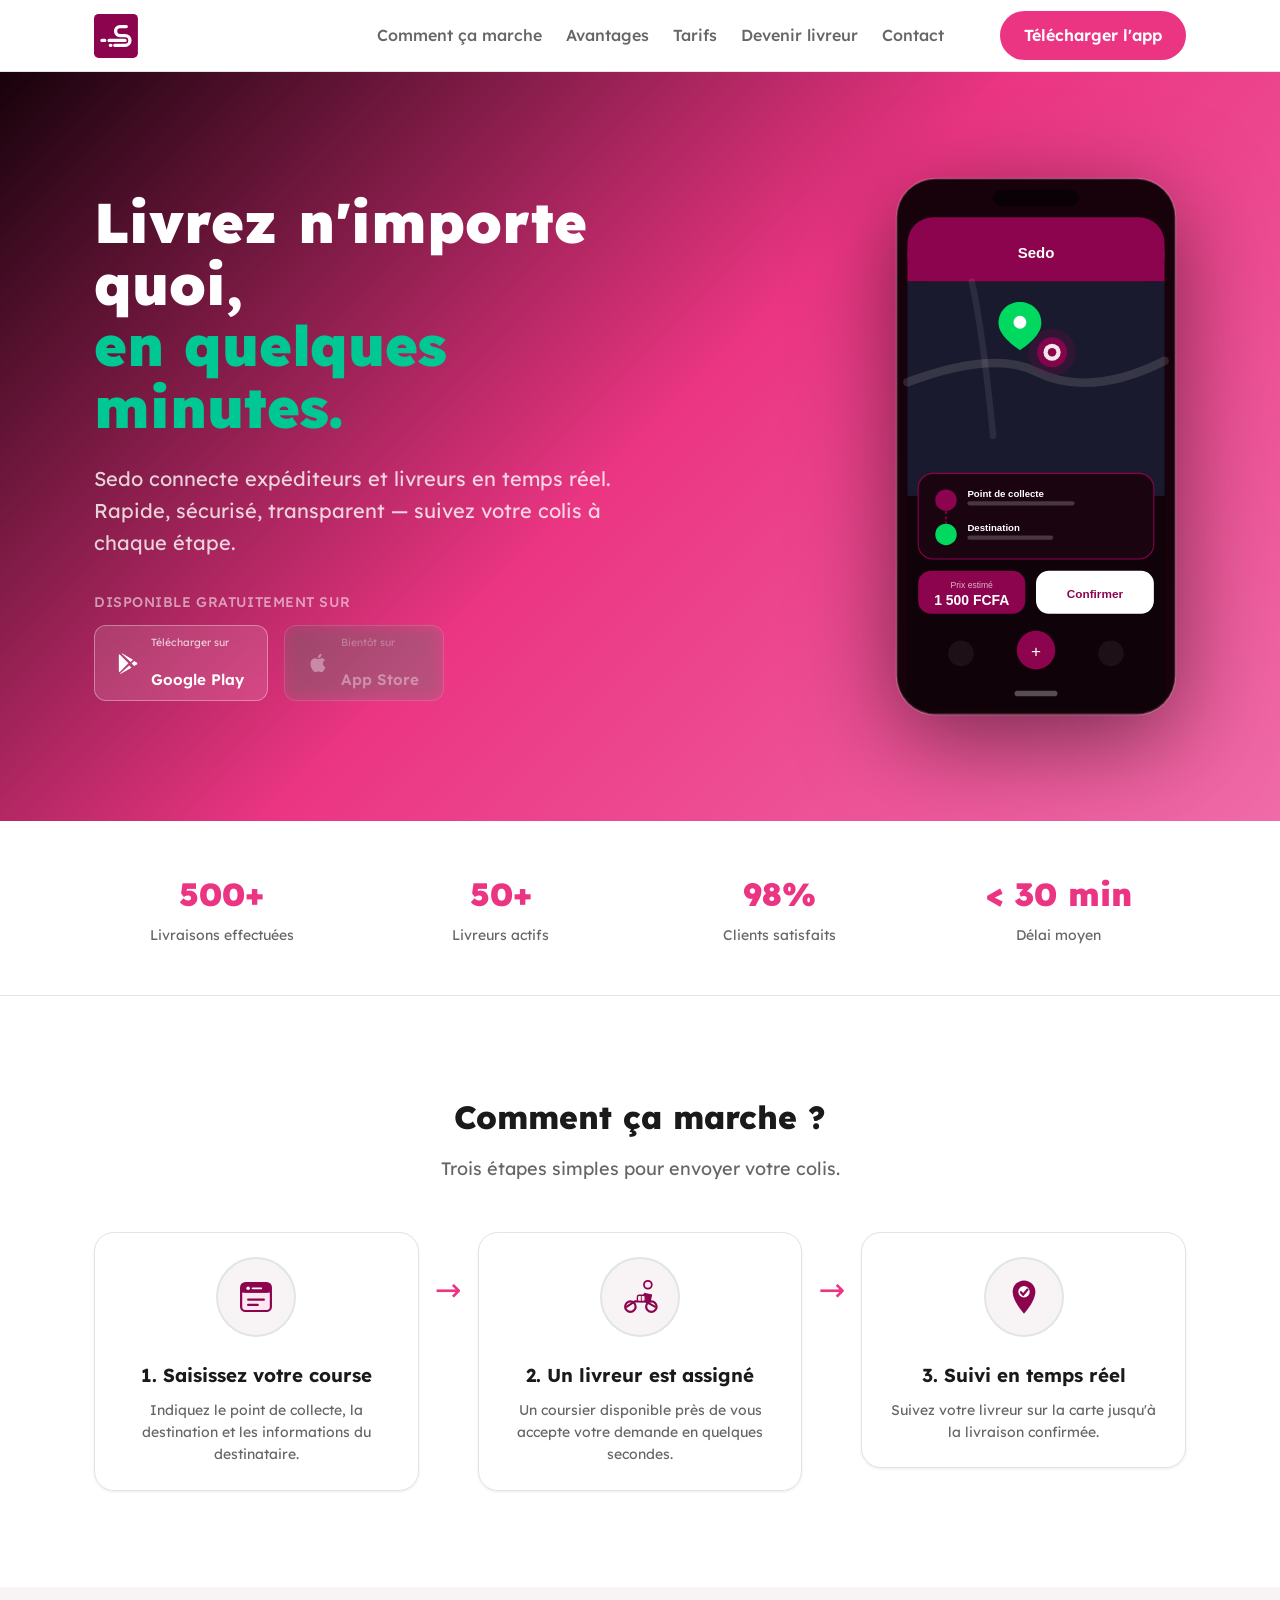
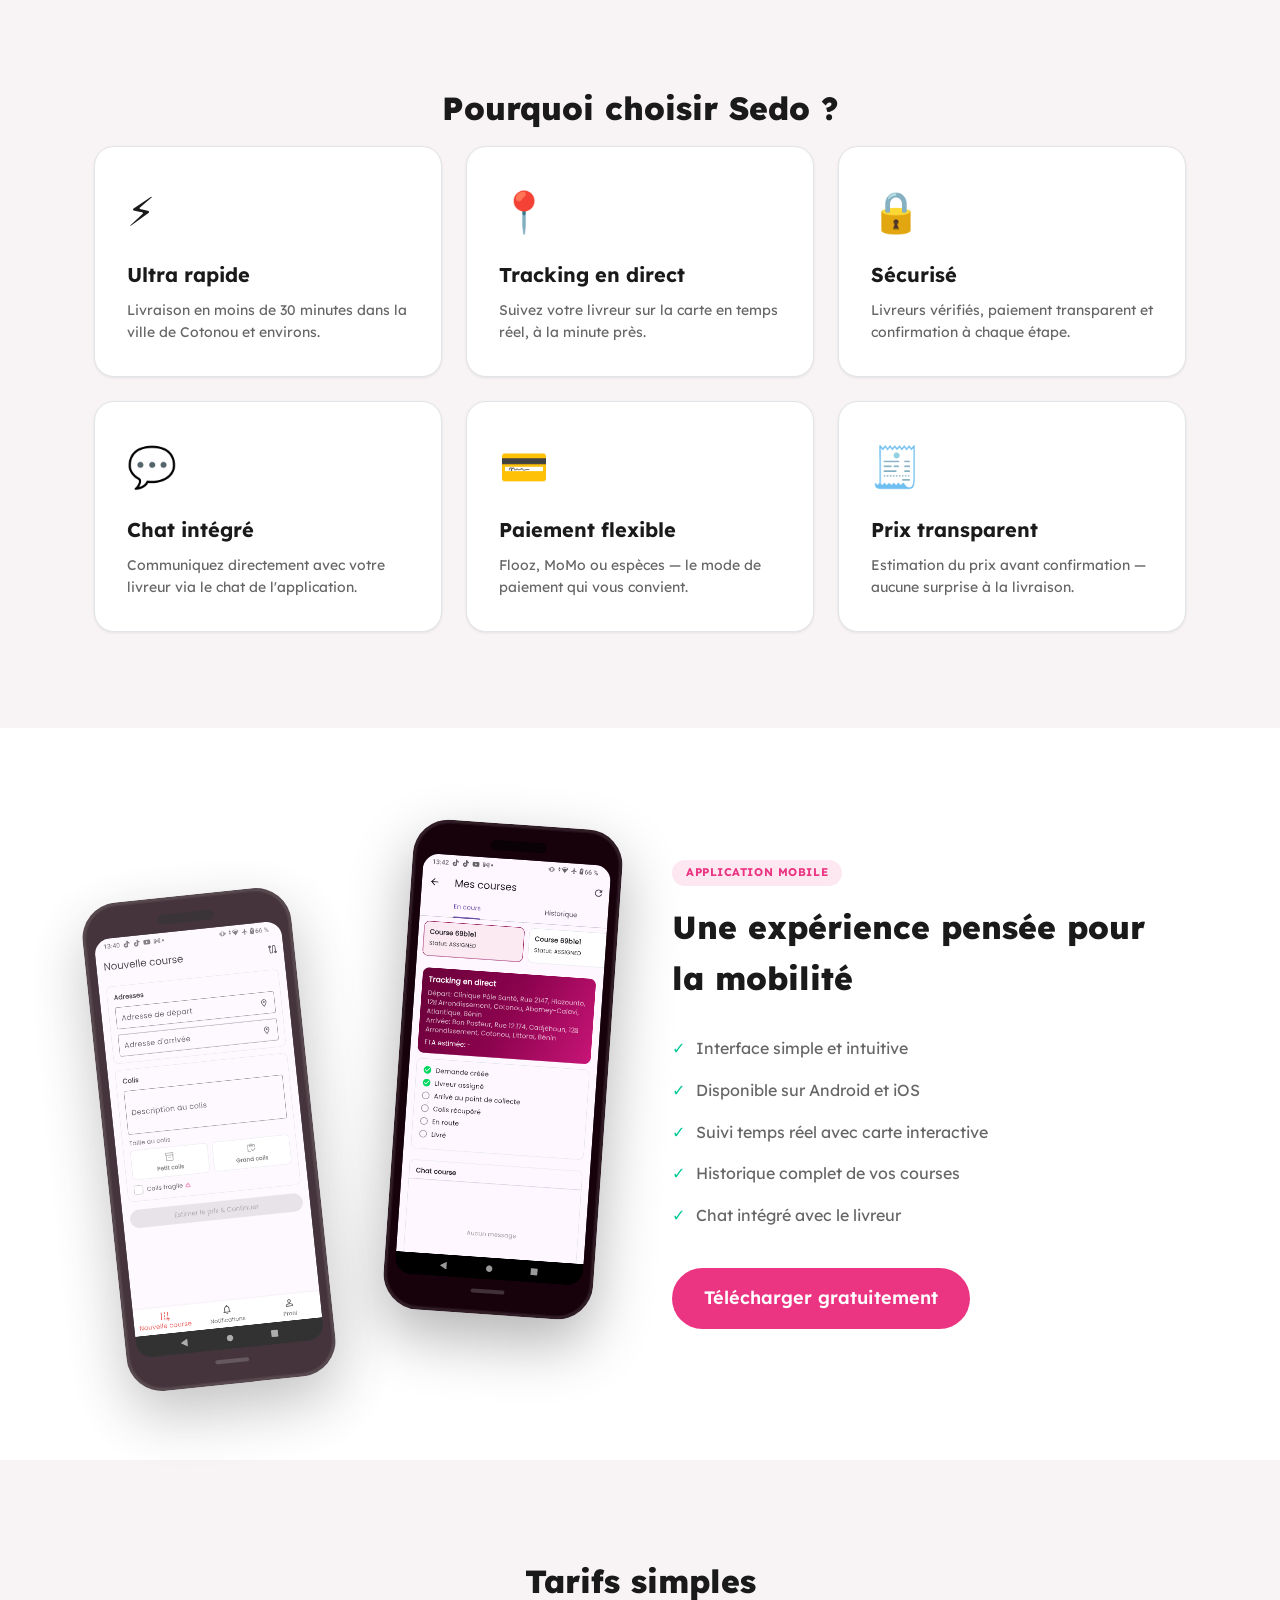
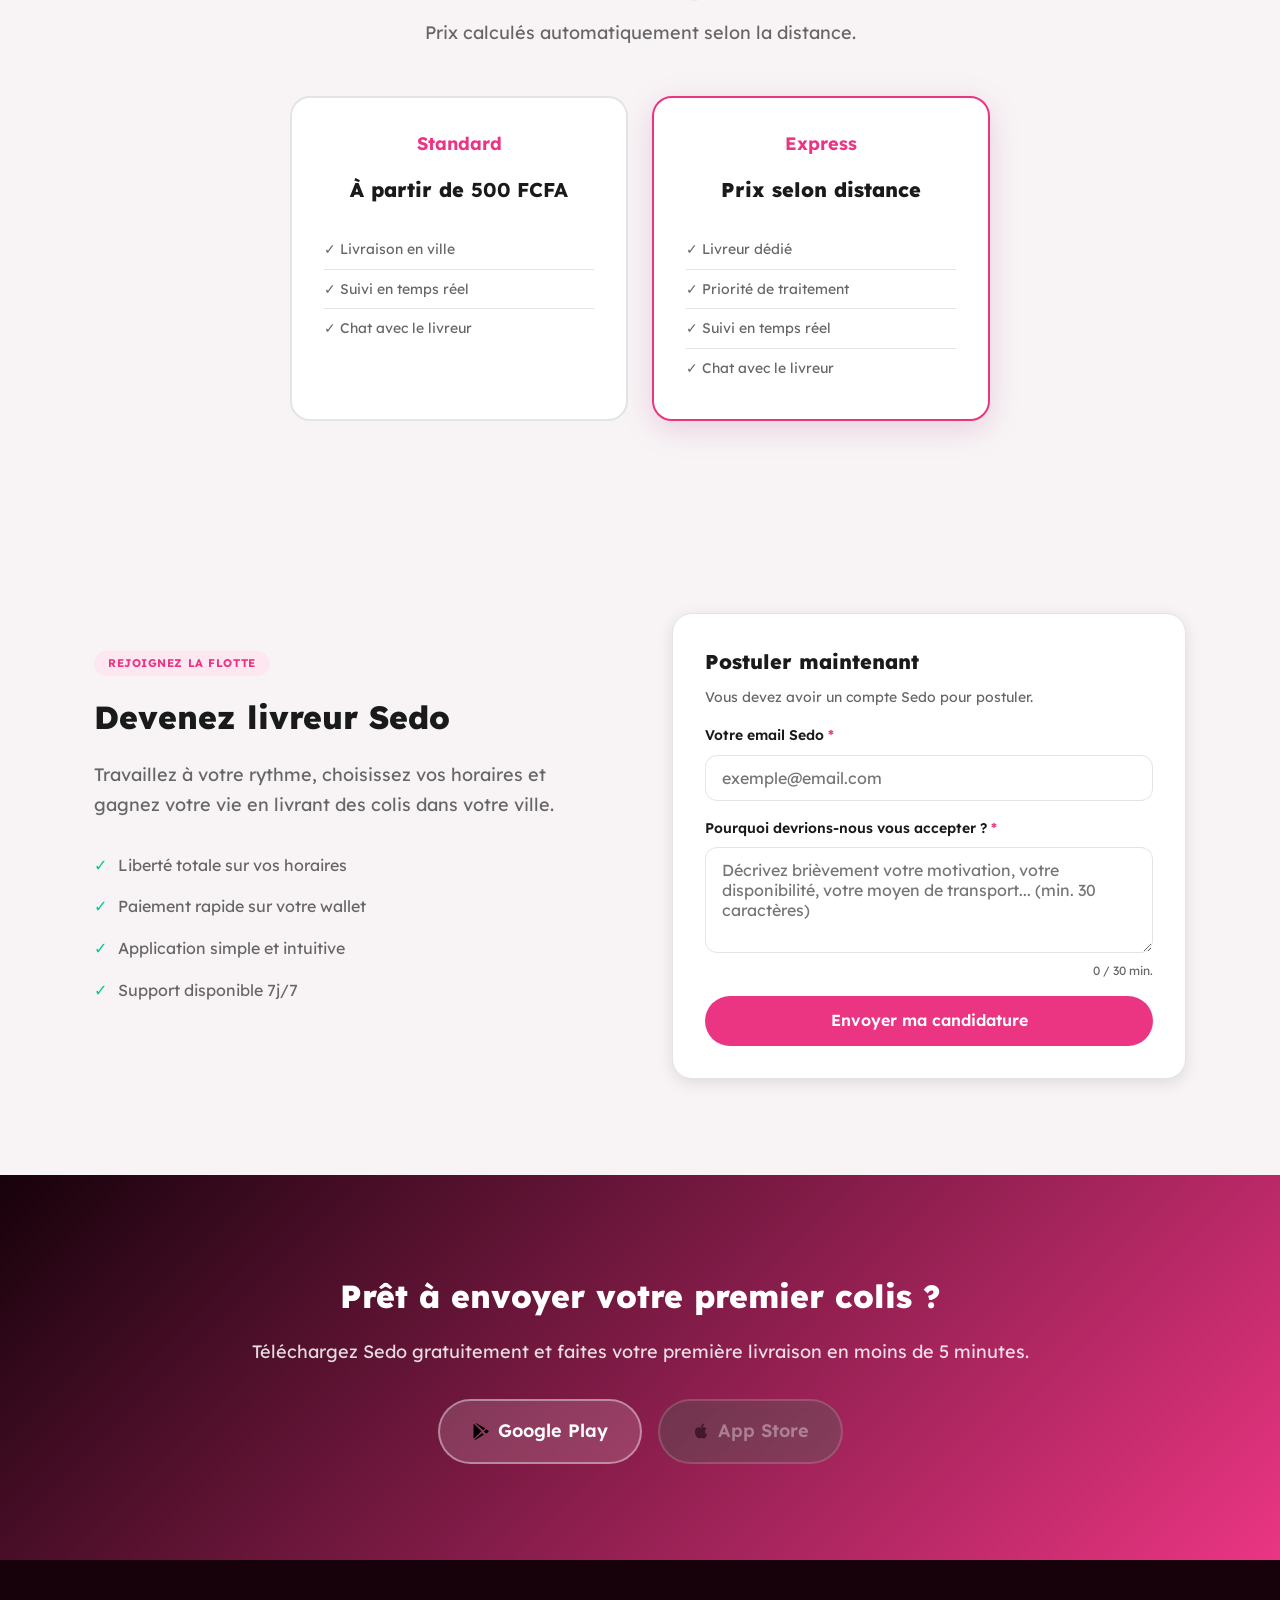
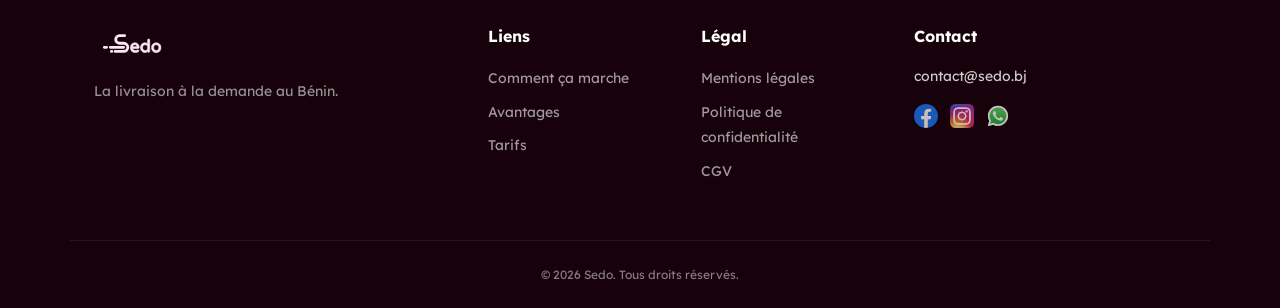
<file: index.html>
<!DOCTYPE html>
<html lang="fr">
<head>
  <meta charset="UTF-8" />
  <meta name="viewport" content="width=device-width, initial-scale=1.0" />
  <title>Sedo — Livraison rapide et fiable</title>
  <meta name="description" content="Sedo, la plateforme de livraison à la demande au Bénin. Envoyez vos colis rapidement et en toute sécurité." />
  <link rel="stylesheet" href="src/styles/reset.css" />
  <link rel="stylesheet" href="src/styles/variables.css" />
  <link rel="stylesheet" href="src/styles/main.css" />
</head>
<body>

  <!-- HEADER / NAV -->
  <header id="header">
    <nav class="nav container">
      <a href="#" class="nav__logo">
        <img src="public/images/logo-pink.svg" alt="Sedo" style="height:44px;" />
      </a>
      <ul class="nav__links">
        <li><a href="#comment-ca-marche">Comment ça marche</a></li>
        <li><a href="#avantages">Avantages</a></li>
        <li><a href="#tarifs">Tarifs</a></li>
        <li><a href="#devenir-livreur">Devenir livreur</a></li>
        <li><a href="#contact">Contact</a></li>
      </ul>
      <a href="#telecharger" class="btn btn--primary">Télécharger l'app</a>
      <button class="nav__burger" aria-label="Menu">&#9776;</button>
    </nav>
  </header>

  <main>

    <!-- HERO -->
    <section id="hero" class="hero">
      <div class="container hero__content">
        <div class="hero__text">
          <h1 class="hero__title">
            Livrez n'importe quoi,<br />
            <span class="highlight">en quelques minutes.</span>
          </h1>
          <p class="hero__subtitle">
            Sedo connecte expéditeurs et livreurs en temps réel.
            Rapide, sécurisé, transparent — suivez votre colis à chaque étape.
          </p>
          <p class="hero__store-label">Disponible gratuitement sur</p>
          <div class="hero__actions">
            <a href="https://play.google.com/store/apps/details?id=com.syncup.sedouser&pcampaignid=web_share" target="_blank" rel="noopener" class="btn btn--store btn--lg">
              <svg viewBox="0 0 24 24" width="22" height="22" fill="white" xmlns="http://www.w3.org/2000/svg"><path d="M3.18 23.76c.3.17.65.2.98.08l11.65-6.74-2.5-2.5-10.13 9.16zm-1.18-20.5v17.48c0 .52.29.97.74 1.22l9.73-9.73-9.73-9.73a1.4 1.4 0 0 0-.74 1.76zm19.57 8.1-2.85-1.65-2.82 2.82 2.82 2.82 2.87-1.66c.82-.47.82-1.86-.02-2.33zm-16.72-9.62 10.13 9.16 2.5-2.5-11.65-6.74a1.08 1.08 0 0 0-.98.08z"/></svg>
              <span><small>Télécharger sur</small><br/>Google Play</span>
            </a>
            <span class="btn btn--store btn--store--disabled btn--lg" title="Bientôt disponible sur iOS">
              <svg viewBox="0 0 24 24" width="22" height="22" fill="currentColor" xmlns="http://www.w3.org/2000/svg"><path d="M18.71 19.5c-.83 1.24-1.71 2.45-3.05 2.47-1.34.03-1.77-.79-3.29-.79-1.53 0-2 .77-3.27.82-1.31.05-2.3-1.32-3.14-2.53C4.25 17 2.94 12.45 4.7 9.39c.87-1.52 2.43-2.48 4.12-2.51 1.28-.02 2.5.87 3.29.87.78 0 2.26-1.07 3.8-.91.65.03 2.47.26 3.64 1.98-.09.06-2.17 1.28-2.15 3.81.03 3.02 2.65 4.03 2.68 4.04-.03.07-.42 1.44-1.38 2.83M13 3.5c.73-.83 1.94-1.46 2.94-1.5.13 1.17-.34 2.35-1.04 3.19-.69.85-1.83 1.51-2.95 1.42-.15-1.15.41-2.35 1.05-3.11z"/></svg>
              <span><small>Bientôt sur</small><br/>App Store</span>
            </span>
          </div>
        </div>
        <div class="hero__visual">
          <svg class="hero__mockup" viewBox="0 0 280 520" fill="none" xmlns="http://www.w3.org/2000/svg">
            <rect x="10" y="10" width="260" height="500" rx="36" fill="#17020B" stroke="rgba(255,255,255,0.15)" stroke-width="2"/>
            <rect x="100" y="20" width="80" height="16" rx="8" fill="#0a0106"/>
            <rect x="20" y="46" width="240" height="444" rx="24" fill="#0f0208"/>
            <rect x="20" y="46" width="240" height="60" rx="24" fill="#8C034E"/>
            <rect x="20" y="76" width="240" height="30" fill="#8C034E"/>
            <text x="140" y="84" text-anchor="middle" fill="white" font-size="14" font-weight="700" font-family="sans-serif">Sedo</text>
            <rect x="20" y="106" width="240" height="200" fill="#1a1a2e"/>
            <path d="M20 200 Q100 170 140 190 Q190 215 260 180" stroke="rgba(255,255,255,0.12)" stroke-width="8" stroke-linecap="round"/>
            <path d="M80 106 Q90 150 100 250" stroke="rgba(255,255,255,0.08)" stroke-width="6" stroke-linecap="round"/>
            <circle cx="155" cy="172" r="22" fill="#8C034E" opacity="0.2"/>
            <circle cx="155" cy="172" r="14" fill="#8C034E" opacity="0.9"/>
            <circle cx="155" cy="172" r="8" fill="white" opacity="0.9"/>
            <circle cx="155" cy="172" r="4" fill="#8C034E"/>
            <path d="M105 145 C105 132 115 125 125 125 C135 125 145 132 145 145 C145 158 125 170 125 170 C125 170 105 158 105 145Z" fill="#00D860"/>
            <circle cx="125" cy="144" r="6" fill="white"/>
            <rect x="30" y="285" width="220" height="80" rx="14" fill="#1a0410" stroke="#8C034E" stroke-width="1"/>
            <circle cx="56" cy="310" r="10" fill="#8C034E"/>
            <text x="76" y="307" fill="white" font-size="9" font-family="sans-serif" font-weight="600">Point de collecte</text>
            <rect x="76" y="311" width="100" height="4" rx="2" fill="rgba(255,255,255,0.2)"/>
            <line x1="56" y1="320" x2="56" y2="332" stroke="#8C034E" stroke-width="1.5" stroke-dasharray="3,2"/>
            <circle cx="56" cy="342" r="10" fill="#00D860"/>
            <text x="76" y="339" fill="white" font-size="9" font-family="sans-serif" font-weight="600">Destination</text>
            <rect x="76" y="343" width="80" height="4" rx="2" fill="rgba(255,255,255,0.2)"/>
            <rect x="30" y="376" width="100" height="40" rx="12" fill="#8C034E"/>
            <text x="80" y="392" text-anchor="middle" fill="rgba(255,255,255,0.7)" font-size="8" font-family="sans-serif">Prix estimé</text>
            <text x="80" y="408" text-anchor="middle" fill="white" font-size="13" font-weight="800" font-family="sans-serif">1 500 FCFA</text>
            <rect x="140" y="376" width="110" height="40" rx="12" fill="white"/>
            <text x="195" y="401" text-anchor="middle" fill="#8C034E" font-size="11" font-weight="700" font-family="sans-serif">Confirmer</text>
            <rect x="20" y="430" width="240" height="60" rx="0" fill="#0f0208"/>
            <rect x="20" y="470" width="240" height="36" rx="24" fill="#0f0208"/>
            <circle cx="70" cy="453" r="12" fill="rgba(255,255,255,0.06)"/>
            <circle cx="140" cy="450" r="18" fill="#8C034E"/>
            <circle cx="210" cy="453" r="12" fill="rgba(255,255,255,0.06)"/>
            <text x="140" y="456" text-anchor="middle" fill="white" font-size="16" font-family="sans-serif">+</text>
            <rect x="120" y="488" width="40" height="5" rx="2.5" fill="rgba(255,255,255,0.3)"/>
          </svg>
        </div>
      </div>
    </section>

    <!-- STATS BAND -->
    <section class="stats-band">
      <div class="container stats-band__grid">
        <div class="stat">
          <span class="stat__number">500+</span>
          <span class="stat__label">Livraisons effectuées</span>
        </div>
        <div class="stat">
          <span class="stat__number">50+</span>
          <span class="stat__label">Livreurs actifs</span>
        </div>
        <div class="stat">
          <span class="stat__number">98%</span>
          <span class="stat__label">Clients satisfaits</span>
        </div>
        <div class="stat">
          <span class="stat__number">&lt; 30 min</span>
          <span class="stat__label">Délai moyen</span>
        </div>
      </div>
    </section>

    <!-- COMMENT ÇA MARCHE -->
    <section id="comment-ca-marche" class="how-it-works section">
      <div class="container">
        <h2 class="section__title">Comment ça marche ?</h2>
        <p class="section__subtitle">Trois étapes simples pour envoyer votre colis.</p>
        <div class="steps">
          <div class="step">
            <div class="step__icon">
              <!-- Formulaire / saisie de course -->
              <svg viewBox="0 0 48 48" width="36" height="36" fill="none" xmlns="http://www.w3.org/2000/svg">
                <rect x="7" y="8" width="34" height="32" rx="5" fill="#FDE8F1" stroke="#8C034E" stroke-width="2.5"/>
                <rect x="7" y="8" width="34" height="11" rx="5" fill="#8C034E"/>
                <rect x="7" y="15" width="34" height="4" fill="#8C034E"/>
                <line x1="15" y1="27" x2="33" y2="27" stroke="#8C034E" stroke-width="2.5" stroke-linecap="round"/>
                <line x1="15" y1="33" x2="26" y2="33" stroke="#8C034E" stroke-width="2.5" stroke-linecap="round"/>
                <circle cx="15" cy="14" r="2" fill="white"/>
                <line x1="20" y1="14" x2="30" y2="14" stroke="white" stroke-width="2" stroke-linecap="round"/>
              </svg>
            </div>
            <h3 class="step__title">1. Saisissez votre course</h3>
            <p class="step__desc">Indiquez le point de collecte, la destination et les informations du destinataire.</p>
          </div>
          <div class="step__arrow">→</div>
          <div class="step">
            <div class="step__icon">
              <!-- Livreur à moto -->
              <svg viewBox="0 0 48 48" width="36" height="36" fill="none" xmlns="http://www.w3.org/2000/svg">
                <circle cx="33" cy="10" r="4.5" fill="#FDE8F1" stroke="#8C034E" stroke-width="2"/>
                <path d="M29 19 Q25 24 23 30 L36 30 L38 21 Z" fill="#8C034E"/>
                <ellipse cx="13" cy="35" rx="6" ry="6" fill="none" stroke="#8C034E" stroke-width="2.5"/>
                <ellipse cx="37" cy="35" rx="6" ry="6" fill="none" stroke="#8C034E" stroke-width="2.5"/>
                <path d="M9 35 L18 29 L30 29 L41 35" stroke="#8C034E" stroke-width="2.5" stroke-linecap="round" stroke-linejoin="round"/>
                <rect x="21" y="22" width="9" height="7" rx="2" fill="#FDE8F1" stroke="#8C034E" stroke-width="1.5"/>
                <line x1="25.5" y1="22" x2="25.5" y2="29" stroke="#8C034E" stroke-width="1"/>
              </svg>
            </div>
            <h3 class="step__title">2. Un livreur est assigné</h3>
            <p class="step__desc">Un coursier disponible près de vous accepte votre demande en quelques secondes.</p>
          </div>
          <div class="step__arrow">→</div>
          <div class="step">
            <div class="step__icon">
              <!-- Pin localisation + check -->
              <svg viewBox="0 0 48 48" width="36" height="36" fill="none" xmlns="http://www.w3.org/2000/svg">
                <path d="M24 5C16.82 5 11 10.82 11 18c0 11 13 25 13 25S37 29 37 18C37 10.82 31.18 5 24 5Z" fill="#8C034E"/>
                <circle cx="24" cy="18" r="6.5" fill="white"/>
                <path d="M20.5 18.5 L23 21.5 L28 15.5" stroke="#8C034E" stroke-width="2.5" stroke-linecap="round" stroke-linejoin="round"/>
              </svg>
            </div>
            <h3 class="step__title">3. Suivi en temps réel</h3>
            <p class="step__desc">Suivez votre livreur sur la carte jusqu'à la livraison confirmée.</p>
          </div>
        </div>
      </div>
    </section>

    <!-- AVANTAGES -->
    <section id="avantages" class="features section section--alt">
      <div class="container">
        <h2 class="section__title">Pourquoi choisir Sedo ?</h2>
        <div class="features__grid">
          <div class="feature-card">
            <div class="feature-card__icon">⚡</div>
            <h3>Ultra rapide</h3>
            <p>Livraison en moins de 30 minutes dans la ville de Cotonou et environs.</p>
          </div>
          <div class="feature-card">
            <div class="feature-card__icon">📍</div>
            <h3>Tracking en direct</h3>
            <p>Suivez votre livreur sur la carte en temps réel, à la minute près.</p>
          </div>
          <div class="feature-card">
            <div class="feature-card__icon">🔒</div>
            <h3>Sécurisé</h3>
            <p>Livreurs vérifiés, paiement transparent et confirmation à chaque étape.</p>
          </div>
          <div class="feature-card">
            <div class="feature-card__icon">💬</div>
            <h3>Chat intégré</h3>
            <p>Communiquez directement avec votre livreur via le chat de l'application.</p>
          </div>
          <div class="feature-card">
            <div class="feature-card__icon">💳</div>
            <h3>Paiement flexible</h3>
            <p>Flooz, MoMo ou espèces — le mode de paiement qui vous convient.</p>
          </div>
          <div class="feature-card">
            <div class="feature-card__icon">🧾</div>
            <h3>Prix transparent</h3>
            <p>Estimation du prix avant confirmation — aucune surprise à la livraison.</p>
          </div>
        </div>
      </div>
    </section>

    <!-- APP SCREENSHOT -->
    <section class="app-preview section">
      <div class="container app-preview__inner">
        <div class="app-preview__screens">
          <div class="phone-frame phone-frame--back">
            <img src="public/images/screen-1.png" alt="Écran création course" />
          </div>
          <div class="phone-frame phone-frame--front">
            <img src="public/images/screen-2.png" alt="Écran suivi de course" />
          </div>
        </div>
        <div class="app-preview__text">
          <span class="app-preview__badge">Application mobile</span>
          <h2>Une expérience pensée pour la mobilité</h2>
          <ul class="checklist">
            <li>Interface simple et intuitive</li>
            <li>Disponible sur Android et iOS</li>
            <li>Suivi temps réel avec carte interactive</li>
            <li>Historique complet de vos courses</li>
            <li>Chat intégré avec le livreur</li>
          </ul>
          <a href="#telecharger" class="btn btn--primary btn--lg">Télécharger gratuitement</a>
        </div>
      </div>
    </section>

    <!-- TARIFS -->
    <section id="tarifs" class="pricing section section--alt">
      <div class="container">
        <h2 class="section__title">Tarifs simples</h2>
        <p class="section__subtitle">Prix calculés automatiquement selon la distance.</p>
        <div class="pricing__grid">
          <div class="pricing-card">
            <div class="pricing-card__badge">Standard</div>
            <div class="pricing-card__price">À partir de <strong>500 FCFA</strong></div>
            <ul class="pricing-card__features">
              <li>✓ Livraison en ville</li>
              <li>✓ Suivi en temps réel</li>
              <li>✓ Chat avec le livreur</li>
            </ul>
          </div>
          <div class="pricing-card pricing-card--featured">
            <div class="pricing-card__badge">Express</div>
            <div class="pricing-card__price">Prix selon distance</div>
            <ul class="pricing-card__features">
              <li>✓ Livreur dédié</li>
              <li>✓ Priorité de traitement</li>
              <li>✓ Suivi en temps réel</li>
              <li>✓ Chat avec le livreur</li>
            </ul>
          </div>
        </div>
      </div>
    </section>

    <!-- DEVENIR LIVREUR -->
    <section id="devenir-livreur" class="courier-apply section section--alt">
      <div class="container courier-apply__inner">
        <div class="courier-apply__text">
          <span class="app-preview__badge">Rejoignez la flotte</span>
          <h2>Devenez livreur Sedo</h2>
          <p>Travaillez à votre rythme, choisissez vos horaires et gagnez votre vie en livrant des colis dans votre ville.</p>
          <ul class="checklist" style="margin-top:1.5rem;">
            <li>Liberté totale sur vos horaires</li>
            <li>Paiement rapide sur votre wallet</li>
            <li>Application simple et intuitive</li>
            <li>Support disponible 7j/7</li>
          </ul>
        </div>

        <div class="courier-apply__form-wrap">
          <!-- Étape 1 : pas de compte -->
          <div id="apply-no-account" class="apply-notice" style="display:none;">
            <div class="apply-notice__icon">📱</div>
            <h3>Créez d'abord votre compte</h3>
            <p>Aucun compte Sedo trouvé pour cet email. Téléchargez l'application, créez votre compte, puis revenez postuler.</p>
            <div class="hero__actions" style="justify-content:center;margin-top:1.5rem;">
              <a href="#telecharger" class="btn btn--primary">Télécharger Sedo</a>
            </div>
            <button class="apply-back" onclick="showApplyForm()">← Retour</button>
          </div>

          <!-- Étape 2 : succès -->
          <div id="apply-success" class="apply-notice" style="display:none;">
            <div class="apply-notice__icon">✅</div>
            <h3>Demande envoyée !</h3>
            <p>Nous avons bien reçu votre candidature. Vous recevrez un email de réponse sous 24–48h.</p>
          </div>

          <!-- Formulaire principal -->
          <form id="apply-form" class="apply-form" onsubmit="submitApplication(event)">
            <h3 class="apply-form__title">Postuler maintenant</h3>
            <p class="apply-form__subtitle">Vous devez avoir un compte Sedo pour postuler.</p>

            <div class="form-group">
              <label for="apply-email">Votre email Sedo <span>*</span></label>
              <input id="apply-email" type="email" placeholder="exemple@email.com" required />
            </div>

            <div class="form-group">
              <label for="apply-motivation">Pourquoi devrions-nous vous accepter ? <span>*</span></label>
              <textarea id="apply-motivation" rows="4" placeholder="Décrivez brièvement votre motivation, votre disponibilité, votre moyen de transport... (min. 30 caractères)" required minlength="30"></textarea>
              <small id="apply-char-count" class="char-count">0 / 30 min.</small>
            </div>

            <div id="apply-error" class="apply-error" style="display:none;"></div>

            <button type="submit" id="apply-submit" class="btn btn--primary" style="width:100%;justify-content:center;">
              <span id="apply-btn-text">Envoyer ma candidature</span>
              <span id="apply-btn-loader" style="display:none;">Envoi en cours...</span>
            </button>
          </form>
        </div>
      </div>
    </section>

    <!-- TÉLÉCHARGER -->
    <section id="telecharger" class="download section">
      <div class="container download__inner">
        <h2>Prêt à envoyer votre premier colis ?</h2>
        <p>Téléchargez Sedo gratuitement et faites votre première livraison en moins de 5 minutes.</p>
        <div class="download__buttons">
          <a href="https://play.google.com/store/apps/details?id=com.syncup.sedouser&pcampaignid=web_share" target="_blank" rel="noopener" class="btn btn--light btn--lg">
            <img src="public/icons/google-play.svg" alt="" /> Google Play
          </a>
          <span class="btn btn--light btn--lg btn--disabled" title="Bientôt disponible sur iOS">
            <img src="public/icons/apple.svg" alt="" /> App Store
          </span>
        </div>
      </div>
    </section>

  </main>

  <!-- FOOTER -->
  <footer id="contact" class="footer">
    <div class="container footer__grid">
      <div class="footer__brand">
        <img src="public/images/logo-dark.svg" alt="Sedo" class="footer__logo" />
        <p>La livraison à la demande au Bénin.</p>
      </div>
      <div class="footer__links">
        <h4>Liens</h4>
        <ul>
          <li><a href="#comment-ca-marche">Comment ça marche</a></li>
          <li><a href="#avantages">Avantages</a></li>
          <li><a href="#tarifs">Tarifs</a></li>
        </ul>
      </div>
      <div class="footer__links">
        <h4>Légal</h4>
        <ul>
          <li><a href="src/pages/mentions-legales.html">Mentions légales</a></li>
          <li><a href="src/pages/confidentialite.html">Politique de confidentialité</a></li>
          <li><a href="src/pages/cgv.html">CGV</a></li>
        </ul>
      </div>
      <div class="footer__contact">
        <h4>Contact</h4>
        <p>contact@sedo.bj</p>
        <div class="footer__socials">
          <a href="#" aria-label="Facebook"><img src="public/icons/facebook.svg" alt="Facebook" /></a>
          <a href="#" aria-label="Instagram"><img src="public/icons/instagram.png" alt="Instagram" /></a>
          <a href="#" aria-label="WhatsApp"><img src="public/icons/whatsapp.svg" alt="WhatsApp" /></a>
        </div>
      </div>
    </div>
    <div class="footer__bottom container">
      <p>&copy; 2026 Sedo. Tous droits réservés.</p>
    </div>
  </footer>

  <script src="src/utils/nav.js"></script>
  <script src="src/utils/apply.js"></script>

</body>
</html>
</file>
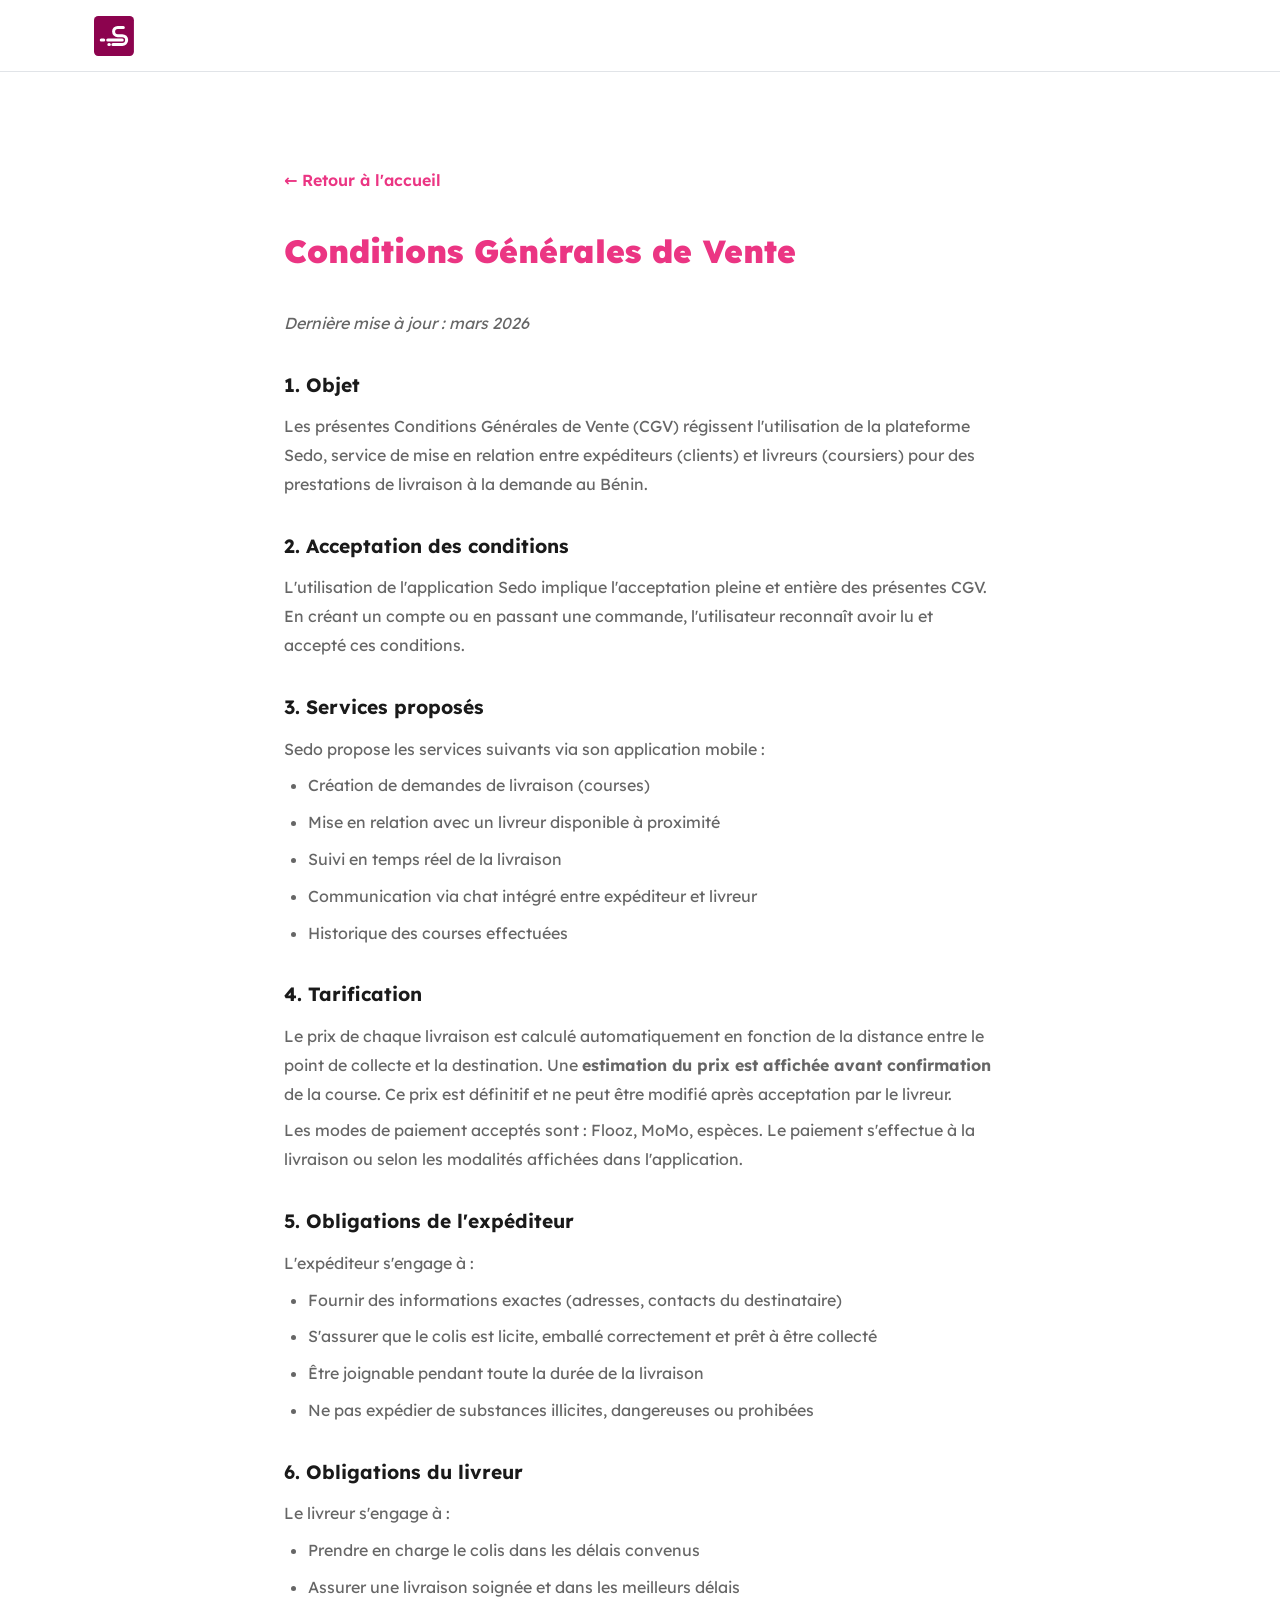
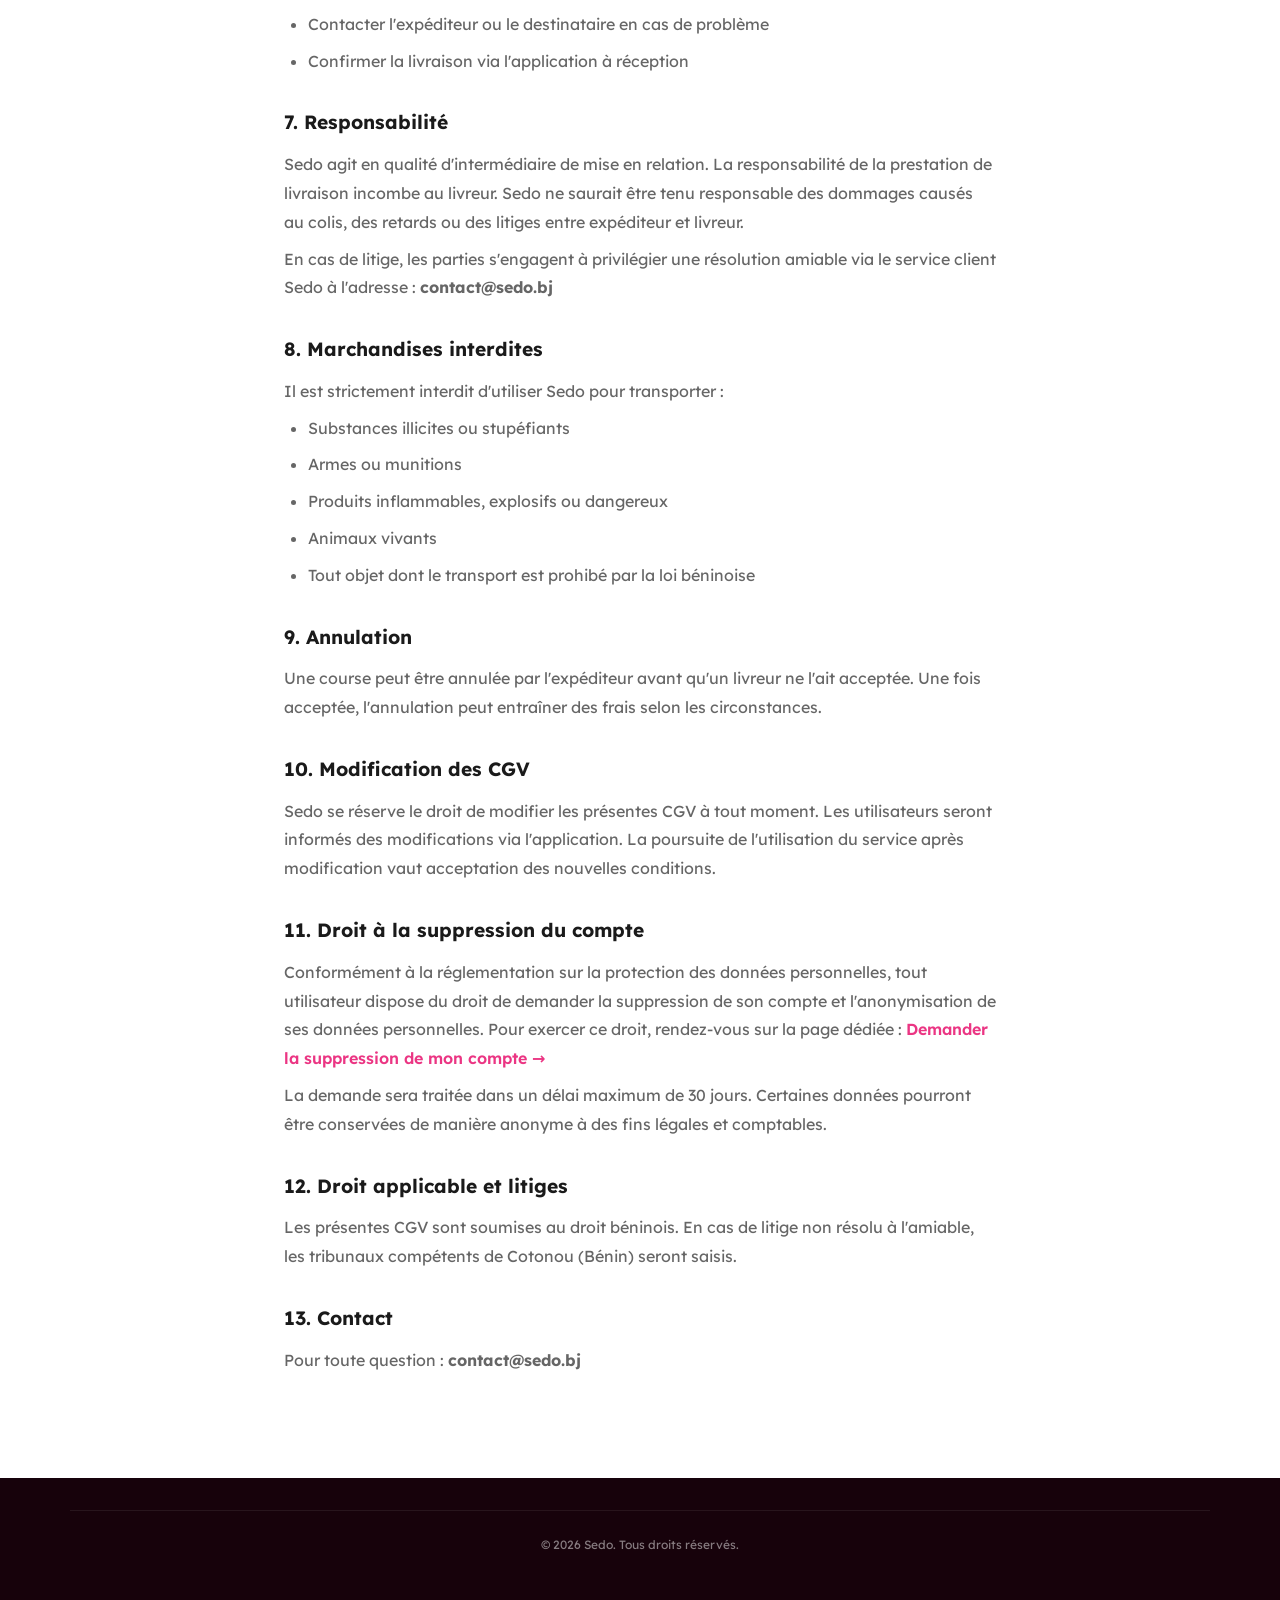
<file: src/pages/cgv.html>
<!DOCTYPE html>
<html lang="fr">
<head>
  <meta charset="UTF-8" />
  <meta name="viewport" content="width=device-width, initial-scale=1.0" />
  <title>Conditions Générales de Vente — Sedo</title>
  <link rel="stylesheet" href="../../src/styles/reset.css" />
  <link rel="stylesheet" href="../../src/styles/variables.css" />
  <link rel="stylesheet" href="../../src/styles/main.css" />
  <style>
    .legal-content { max-width: 760px; margin: 0 auto; }
    .legal-content h1 { font-size: 2rem; font-weight: 900; margin-bottom: 2rem; color: var(--color-primary); }
    .legal-content h2 { font-size: 1.2rem; font-weight: 700; margin: 2rem 0 0.75rem; color: var(--color-text); }
    .legal-content p, .legal-content li { color: var(--color-text-muted); line-height: 1.8; margin-bottom: 0.5rem; }
    .legal-content ul { padding-left: 1.5rem; list-style: disc; margin-bottom: 1rem; }
    .back-link { display: inline-flex; align-items: center; gap: 0.5rem; color: var(--color-primary); font-weight: 600; margin-bottom: 2rem; }
    .back-link:hover { text-decoration: underline; }
  </style>
</head>
<body>
  <header id="header">
    <nav class="nav container">
      <a href="../../index.html" class="nav__logo">
        <img src="../../public/images/logo-pink.svg" alt="Sedo" style="height:40px;" />
      </a>
    </nav>
  </header>
  <main>
    <section class="section">
      <div class="container legal-content">
        <a href="../../index.html" class="back-link">← Retour à l'accueil</a>
        <h1>Conditions Générales de Vente</h1>
        <p><em>Dernière mise à jour : mars 2026</em></p>

        <h2>1. Objet</h2>
        <p>
          Les présentes Conditions Générales de Vente (CGV) régissent l'utilisation de la
          plateforme Sedo, service de mise en relation entre expéditeurs (clients) et livreurs
          (coursiers) pour des prestations de livraison à la demande au Bénin.
        </p>

        <h2>2. Acceptation des conditions</h2>
        <p>
          L'utilisation de l'application Sedo implique l'acceptation pleine et entière des
          présentes CGV. En créant un compte ou en passant une commande, l'utilisateur reconnaît
          avoir lu et accepté ces conditions.
        </p>

        <h2>3. Services proposés</h2>
        <p>Sedo propose les services suivants via son application mobile :</p>
        <ul>
          <li>Création de demandes de livraison (courses)</li>
          <li>Mise en relation avec un livreur disponible à proximité</li>
          <li>Suivi en temps réel de la livraison</li>
          <li>Communication via chat intégré entre expéditeur et livreur</li>
          <li>Historique des courses effectuées</li>
        </ul>

        <h2>4. Tarification</h2>
        <p>
          Le prix de chaque livraison est calculé automatiquement en fonction de la distance
          entre le point de collecte et la destination. Une <strong>estimation du prix est
          affichée avant confirmation</strong> de la course. Ce prix est définitif et ne peut
          être modifié après acceptation par le livreur.
        </p>
        <p>
          Les modes de paiement acceptés sont : Flooz, MoMo, espèces. Le paiement
          s'effectue à la livraison ou selon les modalités affichées dans l'application.
        </p>

        <h2>5. Obligations de l'expéditeur</h2>
        <p>L'expéditeur s'engage à :</p>
        <ul>
          <li>Fournir des informations exactes (adresses, contacts du destinataire)</li>
          <li>S'assurer que le colis est licite, emballé correctement et prêt à être collecté</li>
          <li>Être joignable pendant toute la durée de la livraison</li>
          <li>Ne pas expédier de substances illicites, dangereuses ou prohibées</li>
        </ul>

        <h2>6. Obligations du livreur</h2>
        <p>Le livreur s'engage à :</p>
        <ul>
          <li>Prendre en charge le colis dans les délais convenus</li>
          <li>Assurer une livraison soignée et dans les meilleurs délais</li>
          <li>Contacter l'expéditeur ou le destinataire en cas de problème</li>
          <li>Confirmer la livraison via l'application à réception</li>
        </ul>

        <h2>7. Responsabilité</h2>
        <p>
          Sedo agit en qualité d'intermédiaire de mise en relation. La responsabilité de
          la prestation de livraison incombe au livreur. Sedo ne saurait être tenu responsable
          des dommages causés au colis, des retards ou des litiges entre expéditeur et livreur.
        </p>
        <p>
          En cas de litige, les parties s'engagent à privilégier une résolution amiable via
          le service client Sedo à l'adresse : <strong>contact@sedo.bj</strong>
        </p>

        <h2>8. Marchandises interdites</h2>
        <p>Il est strictement interdit d'utiliser Sedo pour transporter :</p>
        <ul>
          <li>Substances illicites ou stupéfiants</li>
          <li>Armes ou munitions</li>
          <li>Produits inflammables, explosifs ou dangereux</li>
          <li>Animaux vivants</li>
          <li>Tout objet dont le transport est prohibé par la loi béninoise</li>
        </ul>

        <h2>9. Annulation</h2>
        <p>
          Une course peut être annulée par l'expéditeur avant qu'un livreur ne l'ait acceptée.
          Une fois acceptée, l'annulation peut entraîner des frais selon les circonstances.
        </p>

        <h2>10. Modification des CGV</h2>
        <p>
          Sedo se réserve le droit de modifier les présentes CGV à tout moment. Les utilisateurs
          seront informés des modifications via l'application. La poursuite de l'utilisation du
          service après modification vaut acceptation des nouvelles conditions.
        </p>

        <h2>11. Droit à la suppression du compte</h2>
        <p>
          Conformément à la réglementation sur la protection des données personnelles, tout utilisateur dispose du droit de demander la suppression de son compte et l'anonymisation de ses données personnelles.
          Pour exercer ce droit, rendez-vous sur la page dédiée :
          <a href="suppression-compte.html" style="color:var(--color-primary);font-weight:600;">Demander la suppression de mon compte →</a>
        </p>
        <p>La demande sera traitée dans un délai maximum de 30 jours. Certaines données pourront être conservées de manière anonyme à des fins légales et comptables.</p>

        <h2>12. Droit applicable et litiges</h2>
        <p>
          Les présentes CGV sont soumises au droit béninois. En cas de litige non résolu
          à l'amiable, les tribunaux compétents de Cotonou (Bénin) seront saisis.
        </p>

        <h2>13. Contact</h2>
        <p>Pour toute question : <strong>contact@sedo.bj</strong></p>
      </div>
    </section>
  </main>
  <footer class="footer" style="padding:2rem 0;">
    <div class="footer__bottom container">
      <p>&copy; 2026 Sedo. Tous droits réservés.</p>
    </div>
  </footer>
</body>
</html>
</file>
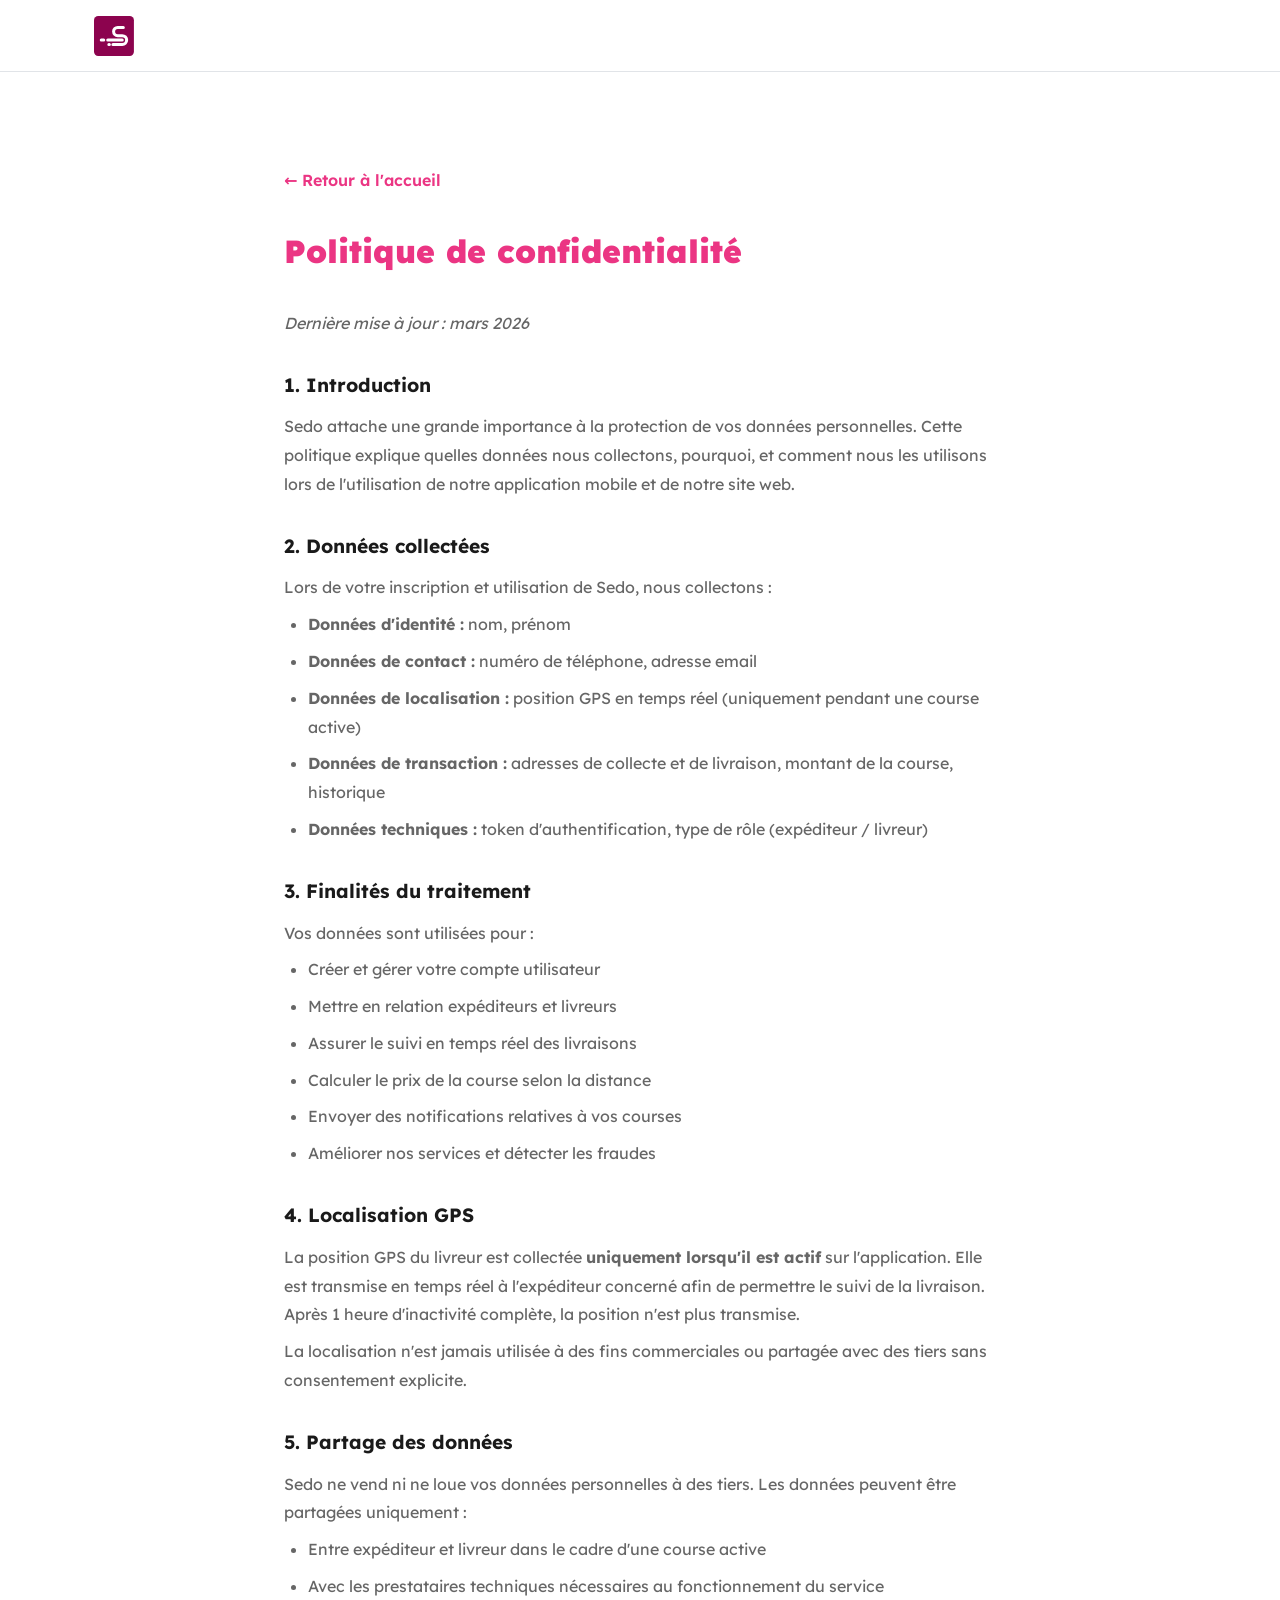
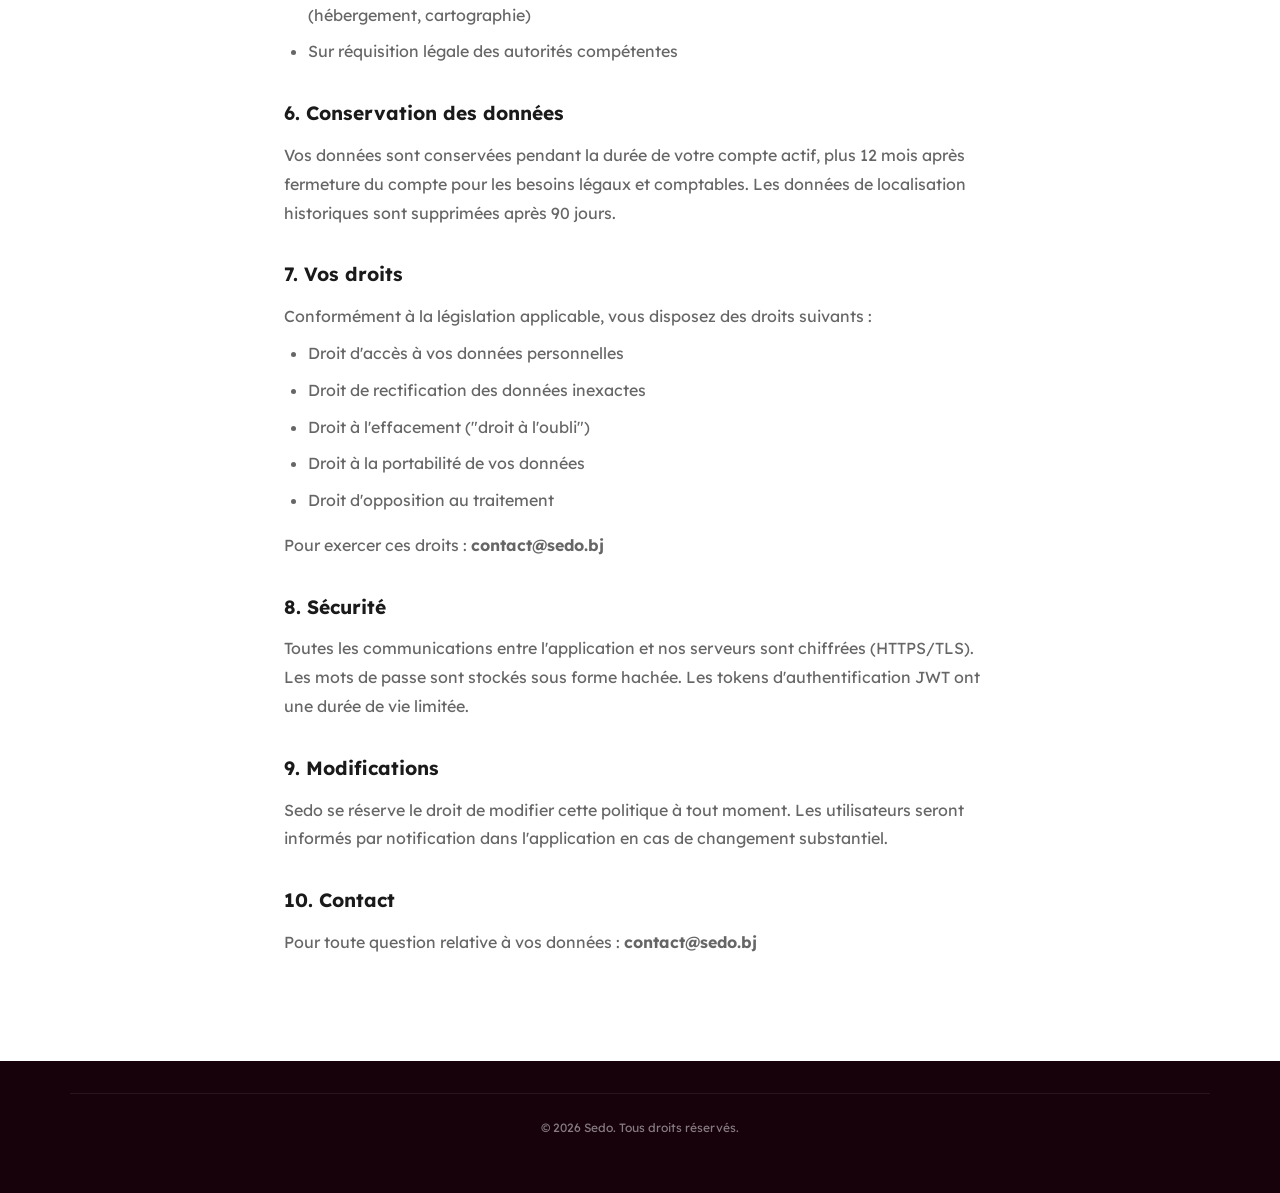
<file: src/pages/confidentialite.html>
<!DOCTYPE html>
<html lang="fr">
<head>
  <meta charset="UTF-8" />
  <meta name="viewport" content="width=device-width, initial-scale=1.0" />
  <title>Politique de confidentialité — Sedo</title>
  <link rel="stylesheet" href="../../src/styles/reset.css" />
  <link rel="stylesheet" href="../../src/styles/variables.css" />
  <link rel="stylesheet" href="../../src/styles/main.css" />
  <style>
    .legal-content { max-width: 760px; margin: 0 auto; }
    .legal-content h1 { font-size: 2rem; font-weight: 900; margin-bottom: 2rem; color: var(--color-primary); }
    .legal-content h2 { font-size: 1.2rem; font-weight: 700; margin: 2rem 0 0.75rem; color: var(--color-text); }
    .legal-content p, .legal-content li { color: var(--color-text-muted); line-height: 1.8; margin-bottom: 0.5rem; }
    .legal-content ul { padding-left: 1.5rem; list-style: disc; margin-bottom: 1rem; }
    .back-link { display: inline-flex; align-items: center; gap: 0.5rem; color: var(--color-primary); font-weight: 600; margin-bottom: 2rem; }
    .back-link:hover { text-decoration: underline; }
  </style>
</head>
<body>
  <header id="header">
    <nav class="nav container">
      <a href="../../index.html" class="nav__logo">
        <img src="../../public/images/logo-pink.svg" alt="Sedo" style="height:40px;" />
      </a>
    </nav>
  </header>
  <main>
    <section class="section">
      <div class="container legal-content">
        <a href="../../index.html" class="back-link">← Retour à l'accueil</a>
        <h1>Politique de confidentialité</h1>
        <p><em>Dernière mise à jour : mars 2026</em></p>

        <h2>1. Introduction</h2>
        <p>
          Sedo attache une grande importance à la protection de vos données personnelles.
          Cette politique explique quelles données nous collectons, pourquoi, et comment nous
          les utilisons lors de l'utilisation de notre application mobile et de notre site web.
        </p>

        <h2>2. Données collectées</h2>
        <p>Lors de votre inscription et utilisation de Sedo, nous collectons :</p>
        <ul>
          <li><strong>Données d'identité :</strong> nom, prénom</li>
          <li><strong>Données de contact :</strong> numéro de téléphone, adresse email</li>
          <li><strong>Données de localisation :</strong> position GPS en temps réel (uniquement pendant une course active)</li>
          <li><strong>Données de transaction :</strong> adresses de collecte et de livraison, montant de la course, historique</li>
          <li><strong>Données techniques :</strong> token d'authentification, type de rôle (expéditeur / livreur)</li>
        </ul>

        <h2>3. Finalités du traitement</h2>
        <p>Vos données sont utilisées pour :</p>
        <ul>
          <li>Créer et gérer votre compte utilisateur</li>
          <li>Mettre en relation expéditeurs et livreurs</li>
          <li>Assurer le suivi en temps réel des livraisons</li>
          <li>Calculer le prix de la course selon la distance</li>
          <li>Envoyer des notifications relatives à vos courses</li>
          <li>Améliorer nos services et détecter les fraudes</li>
        </ul>

        <h2>4. Localisation GPS</h2>
        <p>
          La position GPS du livreur est collectée <strong>uniquement lorsqu'il est actif</strong>
          sur l'application. Elle est transmise en temps réel à l'expéditeur concerné afin de
          permettre le suivi de la livraison. Après 1 heure d'inactivité complète, la position
          n'est plus transmise.
        </p>
        <p>
          La localisation n'est jamais utilisée à des fins commerciales ou partagée avec des
          tiers sans consentement explicite.
        </p>

        <h2>5. Partage des données</h2>
        <p>
          Sedo ne vend ni ne loue vos données personnelles à des tiers. Les données peuvent
          être partagées uniquement :
        </p>
        <ul>
          <li>Entre expéditeur et livreur dans le cadre d'une course active</li>
          <li>Avec les prestataires techniques nécessaires au fonctionnement du service (hébergement, cartographie)</li>
          <li>Sur réquisition légale des autorités compétentes</li>
        </ul>

        <h2>6. Conservation des données</h2>
        <p>
          Vos données sont conservées pendant la durée de votre compte actif, plus 12 mois
          après fermeture du compte pour les besoins légaux et comptables.
          Les données de localisation historiques sont supprimées après 90 jours.
        </p>

        <h2>7. Vos droits</h2>
        <p>Conformément à la législation applicable, vous disposez des droits suivants :</p>
        <ul>
          <li>Droit d'accès à vos données personnelles</li>
          <li>Droit de rectification des données inexactes</li>
          <li>Droit à l'effacement ("droit à l'oubli")</li>
          <li>Droit à la portabilité de vos données</li>
          <li>Droit d'opposition au traitement</li>
        </ul>
        <p>Pour exercer ces droits : <strong>contact@sedo.bj</strong></p>

        <h2>8. Sécurité</h2>
        <p>
          Toutes les communications entre l'application et nos serveurs sont chiffrées (HTTPS/TLS).
          Les mots de passe sont stockés sous forme hachée. Les tokens d'authentification JWT
          ont une durée de vie limitée.
        </p>

        <h2>9. Modifications</h2>
        <p>
          Sedo se réserve le droit de modifier cette politique à tout moment. Les utilisateurs
          seront informés par notification dans l'application en cas de changement substantiel.
        </p>

        <h2>10. Contact</h2>
        <p>Pour toute question relative à vos données : <strong>contact@sedo.bj</strong></p>
      </div>
    </section>
  </main>
  <footer class="footer" style="padding:2rem 0;">
    <div class="footer__bottom container">
      <p>&copy; 2026 Sedo. Tous droits réservés.</p>
    </div>
  </footer>
</body>
</html>
</file>
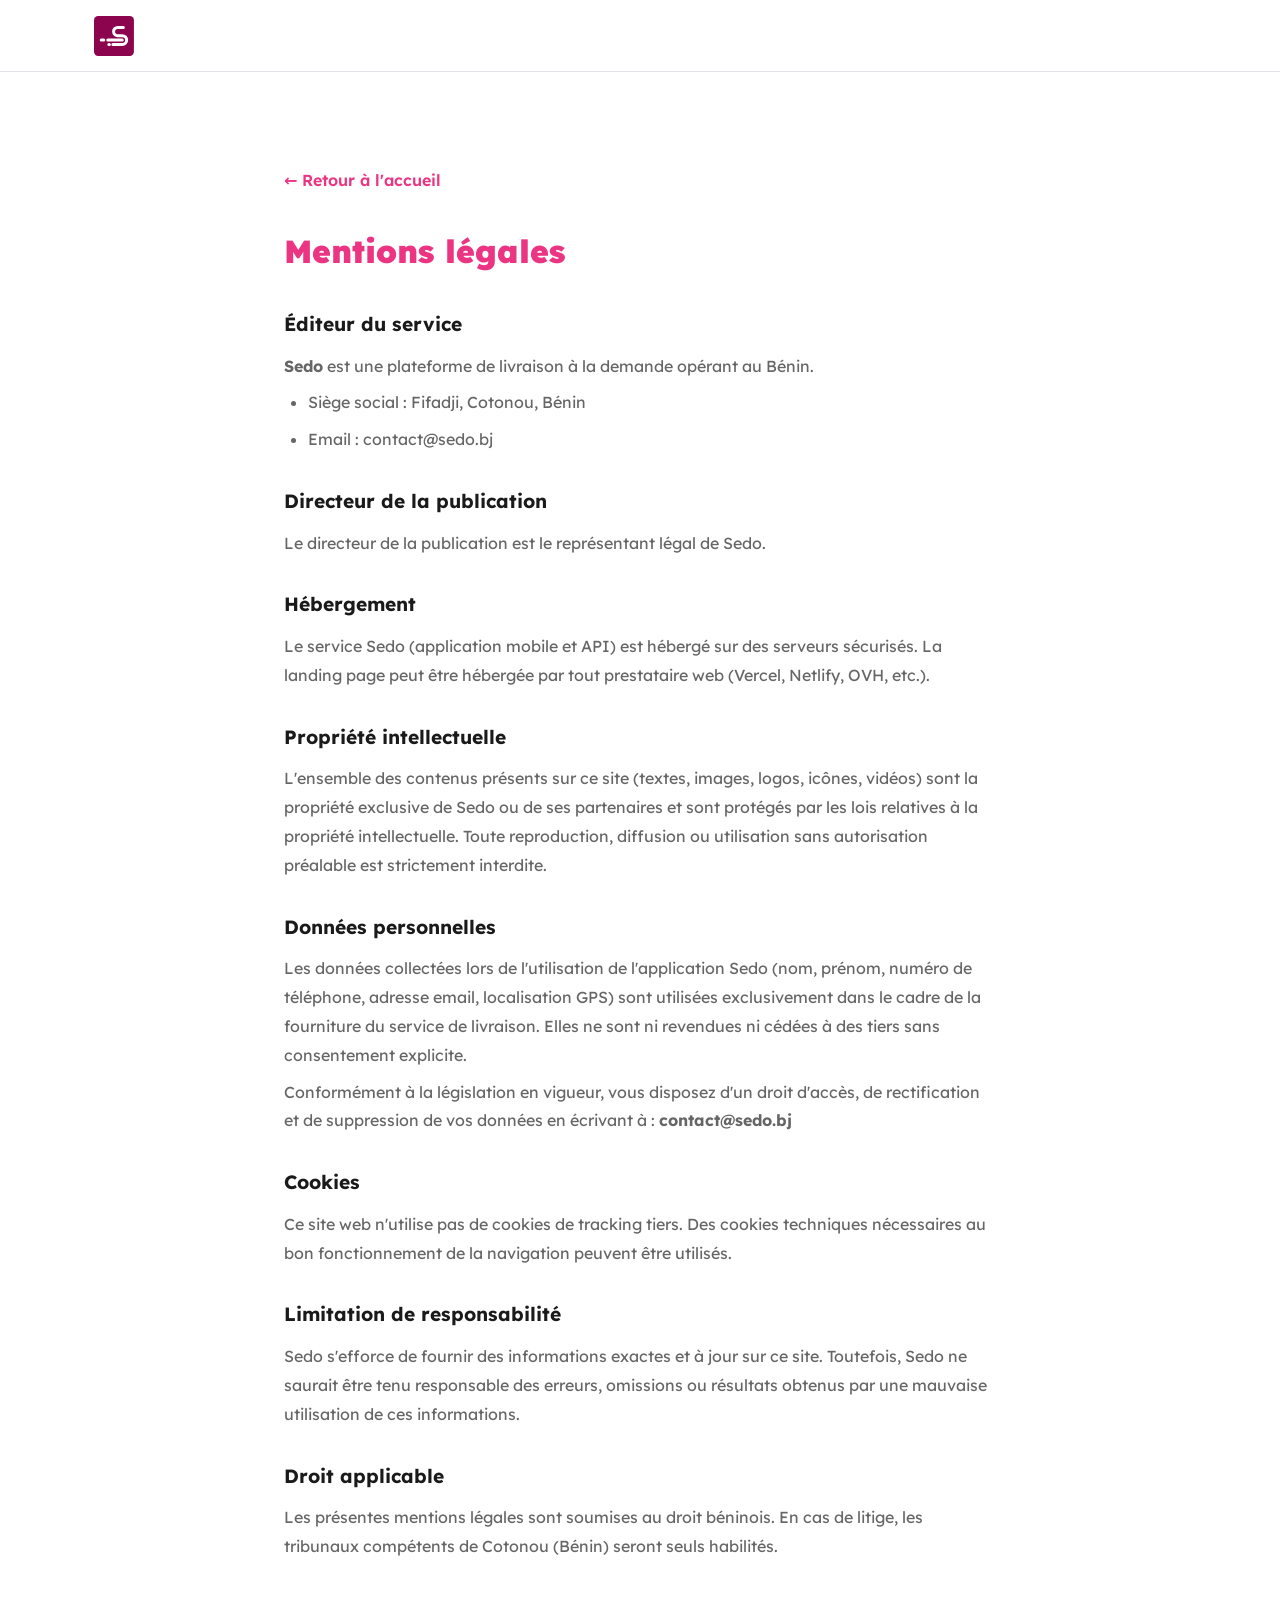
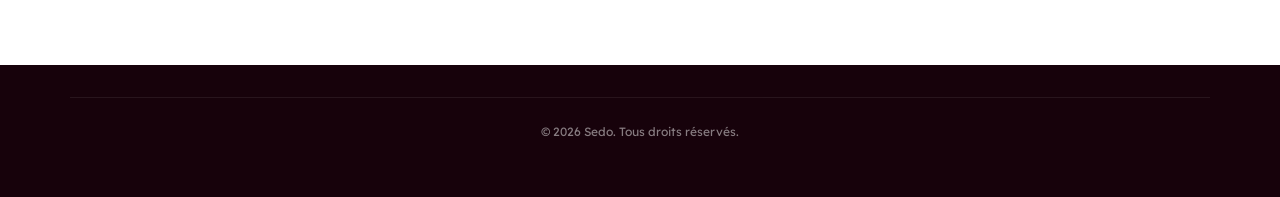
<file: src/pages/mentions-legales.html>
<!DOCTYPE html>
<html lang="fr">
<head>
  <meta charset="UTF-8" />
  <meta name="viewport" content="width=device-width, initial-scale=1.0" />
  <title>Mentions légales — Sedo</title>
  <link rel="stylesheet" href="../../src/styles/reset.css" />
  <link rel="stylesheet" href="../../src/styles/variables.css" />
  <link rel="stylesheet" href="../../src/styles/main.css" />
  <style>
    .legal-content { max-width: 760px; margin: 0 auto; }
    .legal-content h1 { font-size: 2rem; font-weight: 900; margin-bottom: 2rem; color: var(--color-primary); }
    .legal-content h2 { font-size: 1.2rem; font-weight: 700; margin: 2rem 0 0.75rem; color: var(--color-text); }
    .legal-content p, .legal-content li { color: var(--color-text-muted); line-height: 1.8; margin-bottom: 0.5rem; }
    .legal-content ul { padding-left: 1.5rem; list-style: disc; }
    .back-link { display: inline-flex; align-items: center; gap: 0.5rem; color: var(--color-primary); font-weight: 600; margin-bottom: 2rem; }
    .back-link:hover { text-decoration: underline; }
  </style>
</head>
<body>
  <header id="header">
    <nav class="nav container">
      <a href="../../index.html" class="nav__logo">
        <img src="../../public/images/logo-pink.svg" alt="Sedo" style="height:40px;" />
      </a>
    </nav>
  </header>
  <main>
    <section class="section">
      <div class="container legal-content">
        <a href="../../index.html" class="back-link">← Retour à l'accueil</a>
        <h1>Mentions légales</h1>

        <h2>Éditeur du service</h2>
        <p><strong>Sedo</strong> est une plateforme de livraison à la demande opérant au Bénin.</p>
        <ul>
          <li>Siège social : Fifadji, Cotonou, Bénin</li>
          <li>Email : contact@sedo.bj</li>
        </ul>

        <h2>Directeur de la publication</h2>
        <p>Le directeur de la publication est le représentant légal de Sedo.</p>

        <h2>Hébergement</h2>
        <p>
          Le service Sedo (application mobile et API) est hébergé sur des serveurs sécurisés.
          La landing page peut être hébergée par tout prestataire web (Vercel, Netlify, OVH, etc.).
        </p>

        <h2>Propriété intellectuelle</h2>
        <p>
          L'ensemble des contenus présents sur ce site (textes, images, logos, icônes, vidéos)
          sont la propriété exclusive de Sedo ou de ses partenaires et sont protégés par les lois
          relatives à la propriété intellectuelle. Toute reproduction, diffusion ou utilisation
          sans autorisation préalable est strictement interdite.
        </p>

        <h2>Données personnelles</h2>
        <p>
          Les données collectées lors de l'utilisation de l'application Sedo (nom, prénom,
          numéro de téléphone, adresse email, localisation GPS) sont utilisées exclusivement dans
          le cadre de la fourniture du service de livraison. Elles ne sont ni revendues ni cédées
          à des tiers sans consentement explicite.
        </p>
        <p>
          Conformément à la législation en vigueur, vous disposez d'un droit d'accès, de
          rectification et de suppression de vos données en écrivant à : <strong>contact@sedo.bj</strong>
        </p>

        <h2>Cookies</h2>
        <p>
          Ce site web n'utilise pas de cookies de tracking tiers. Des cookies techniques
          nécessaires au bon fonctionnement de la navigation peuvent être utilisés.
        </p>

        <h2>Limitation de responsabilité</h2>
        <p>
          Sedo s'efforce de fournir des informations exactes et à jour sur ce site. Toutefois,
          Sedo ne saurait être tenu responsable des erreurs, omissions ou résultats obtenus
          par une mauvaise utilisation de ces informations.
        </p>

        <h2>Droit applicable</h2>
        <p>
          Les présentes mentions légales sont soumises au droit béninois.
          En cas de litige, les tribunaux compétents de Cotonou (Bénin) seront seuls habilités.
        </p>
      </div>
    </section>
  </main>
  <footer class="footer" style="padding:2rem 0;">
    <div class="footer__bottom container">
      <p>&copy; 2026 Sedo. Tous droits réservés.</p>
    </div>
  </footer>
</body>
</html>
</file>
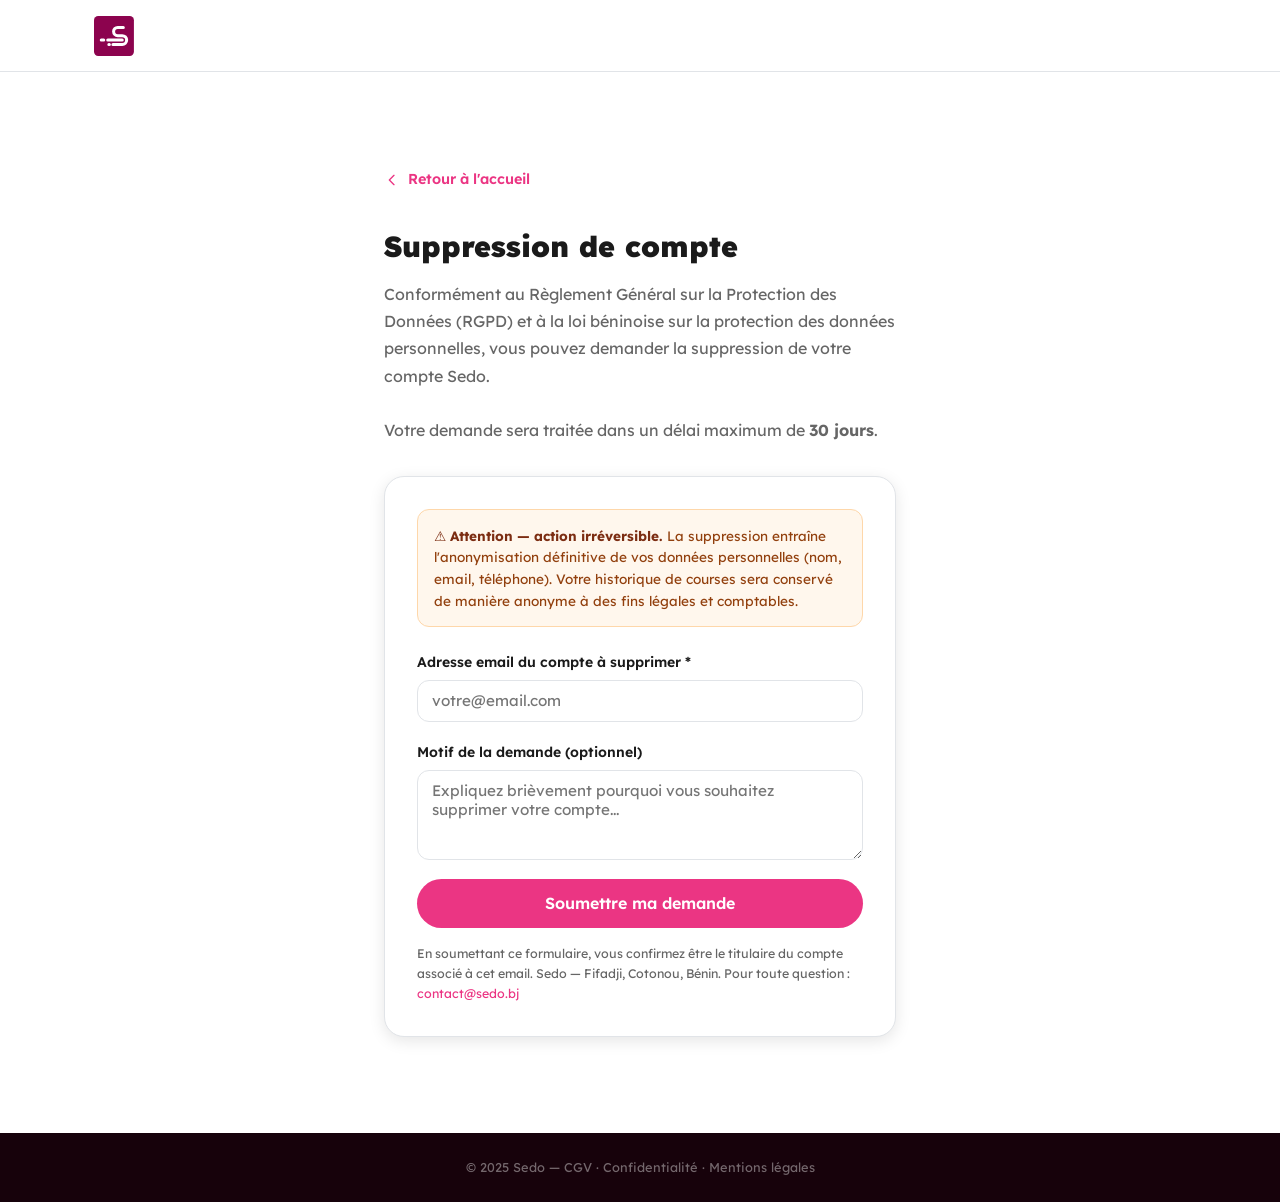
<file: src/pages/suppression-compte.html>
<!DOCTYPE html>
<html lang="fr">
<head>
  <meta charset="UTF-8" />
  <meta name="viewport" content="width=device-width, initial-scale=1.0" />
  <title>Demande de suppression de compte — Sedo</title>
  <link rel="stylesheet" href="../../src/styles/reset.css" />
  <link rel="stylesheet" href="../../src/styles/variables.css" />
  <link rel="stylesheet" href="../../src/styles/main.css" />
  <style>
    .del-page { max-width: 560px; margin: 0 auto; }
    .del-page h1 { font-size: 1.8rem; font-weight: 900; margin-bottom: 0.75rem; color: var(--color-text); }
    .del-page .subtitle { color: var(--color-text-muted); margin-bottom: 2rem; line-height: 1.7; }
    .del-card { background: #fff; border: 1px solid var(--color-border); border-radius: var(--radius-lg); padding: 2rem; box-shadow: var(--shadow-md); }
    .form-group { display: flex; flex-direction: column; gap: 0.4rem; margin-bottom: 1.2rem; }
    .form-group label { font-size: 0.875rem; font-weight: 600; color: var(--color-text); }
    .form-group input, .form-group textarea { border: 1.5px solid var(--color-border); border-radius: var(--radius-md); padding: 0.65rem 0.9rem; font-size: 0.95rem; font-family: var(--font-sans); outline: none; transition: border-color .2s; }
    .form-group input:focus, .form-group textarea:focus { border-color: var(--color-primary); }
    .form-group textarea { resize: vertical; min-height: 90px; }
    .del-warning { background: #FFF7ED; border: 1px solid #FED7AA; border-radius: var(--radius-md); padding: 0.9rem 1rem; font-size: 0.85rem; color: #92400E; margin-bottom: 1.5rem; line-height: 1.6; }
    .del-warning strong { color: #7C2D12; }
    .del-success, .del-error-box { border-radius: var(--radius-md); padding: 1rem; font-size: 0.9rem; margin-bottom: 1rem; display: none; }
    .del-success { background: #F0FDF4; border: 1px solid #BBF7D0; color: #166534; }
    .del-error-box { background: #FEF2F2; border: 1px solid #FECACA; color: #991B1B; }
    .back-link { display: inline-flex; align-items: center; gap: 0.5rem; color: var(--color-primary); font-weight: 600; margin-bottom: 2rem; font-size: 0.9rem; }
    .back-link:hover { text-decoration: underline; }
    .rgpd-note { font-size: 0.78rem; color: var(--color-text-muted); margin-top: 1rem; line-height: 1.6; }
  </style>
</head>
<body>
  <header id="header">
    <nav class="nav container">
      <a href="../../index.html" class="nav__logo">
        <img src="../../public/images/logo-pink.svg" alt="Sedo" style="height:40px;" />
      </a>
    </nav>
  </header>

  <main>
    <section class="section">
      <div class="container del-page">
        <a href="../../index.html" class="back-link">
          <svg width="16" height="16" fill="none" stroke="currentColor" viewBox="0 0 24 24"><path stroke-linecap="round" stroke-linejoin="round" stroke-width="2" d="M15 19l-7-7 7-7"/></svg>
          Retour à l'accueil
        </a>

        <h1>Suppression de compte</h1>
        <p class="subtitle">
          Conformément au Règlement Général sur la Protection des Données (RGPD) et à la loi béninoise sur la protection des données personnelles, vous pouvez demander la suppression de votre compte Sedo.<br/><br/>
          Votre demande sera traitée dans un délai maximum de <strong>30 jours</strong>.
        </p>

        <div class="del-card">
          <div class="del-warning">
            <strong>⚠ Attention — action irréversible.</strong> La suppression entraîne l'anonymisation définitive de vos données personnelles (nom, email, téléphone). Votre historique de courses sera conservé de manière anonyme à des fins légales et comptables.
          </div>

          <!-- Succès -->
          <div id="del-success" class="del-success">
            ✅ Votre demande a bien été enregistrée. Vous recevrez une confirmation une fois votre compte anonymisé (sous 30 jours).
          </div>

          <!-- Erreur -->
          <div id="del-error" class="del-error-box"></div>

          <!-- Formulaire -->
          <form id="del-form" onsubmit="submitDeletion(event)">
            <div class="form-group">
              <label for="del-email">Adresse email du compte à supprimer *</label>
              <input type="email" id="del-email" placeholder="votre@email.com" required />
            </div>
            <div class="form-group">
              <label for="del-reason">Motif de la demande (optionnel)</label>
              <textarea id="del-reason" placeholder="Expliquez brièvement pourquoi vous souhaitez supprimer votre compte..."></textarea>
            </div>

            <button type="submit" id="del-submit" class="btn btn--primary" style="width:100%;justify-content:center;">
              <span id="del-btn-text">Soumettre ma demande</span>
              <span id="del-btn-loader" style="display:none;">Envoi en cours...</span>
            </button>

            <p class="rgpd-note">
              En soumettant ce formulaire, vous confirmez être le titulaire du compte associé à cet email. Sedo — Fifadji, Cotonou, Bénin.
              Pour toute question : <a href="mailto:contact@sedo.bj" style="color:var(--color-primary)">contact@sedo.bj</a>
            </p>
          </form>
        </div>
      </div>
    </section>
  </main>

  <footer style="background:var(--color-primary-dark);color:rgba(255,255,255,0.4);text-align:center;padding:1.5rem;font-size:0.8rem;">
    © 2025 Sedo — <a href="cgv.html" style="color:inherit">CGV</a> · <a href="confidentialite.html" style="color:inherit">Confidentialité</a> · <a href="mentions-legales.html" style="color:inherit">Mentions légales</a>
  </footer>

  <script>
    const API_URL = 'https://api.sedo.bj';

    async function submitDeletion(e) {
      e.preventDefault();
      const email = document.getElementById('del-email').value.trim();
      const reason = document.getElementById('del-reason').value.trim();
      const btnText = document.getElementById('del-btn-text');
      const btnLoader = document.getElementById('del-btn-loader');
      const submitBtn = document.getElementById('del-submit');
      const errorBox = document.getElementById('del-error');
      const successBox = document.getElementById('del-success');

      btnText.style.display = 'none';
      btnLoader.style.display = 'inline';
      submitBtn.disabled = true;
      errorBox.style.display = 'none';

      try {
        const res = await fetch(`${API_URL}/account-deletion-requests`, {
          method: 'POST',
          headers: { 'Content-Type': 'application/json' },
          body: JSON.stringify({ email, reason: reason || undefined }),
        });

        const data = await res.json();

        if (!res.ok) {
          errorBox.textContent = data.message || 'Une erreur est survenue.';
          errorBox.style.display = 'block';
          return;
        }

        document.getElementById('del-form').style.display = 'none';
        successBox.style.display = 'block';

      } catch (err) {
        errorBox.textContent = 'Impossible de contacter le serveur. Vérifiez votre connexion.';
        errorBox.style.display = 'block';
      } finally {
        btnText.style.display = 'inline';
        btnLoader.style.display = 'none';
        submitBtn.disabled = false;
      }
    }
  </script>
</body>
</html>
</file>
<file: src/styles/variables.css>
:root {
  /* Couleurs marque — charte PDF officielle */
  --color-primary:     #EB3583;   /* rose vif — charte PDF */
  --color-primary-dark:#17020B;   /* fond déclinaison 11 */
  --color-primary-logo:#8C034E;   /* fond déclinaison 12 */
  --color-primary-light:#F06BA8;
  --color-accent:      #FDE8F1;   /* secondaire clair — charte PDF */
  --color-green:       #00C895;   /* vert menthe — charte PDF */

  /* Neutres */
  --color-bg:          #FFFFFF;
  --color-bg-alt:      #F8F4F6;
  --color-surface:     #FFFFFF;
  --color-border:      #E1E4E8;
  --color-text:        #1A1A1A;
  --color-text-muted:  #666666;
  --color-white:       #FFFFFF;

  /* Typographie */
  --font-sans: 'Lexend', 'Roboto', system-ui, -apple-system, sans-serif;
  --font-body: 'Roboto', system-ui, -apple-system, sans-serif;
  --font-size-xs:   0.75rem;
  --font-size-sm:   0.875rem;
  --font-size-base: 1rem;
  --font-size-lg:   1.125rem;
  --font-size-xl:   1.25rem;
  --font-size-2xl:  1.5rem;
  --font-size-3xl:  2rem;
  --font-size-4xl:  2.75rem;
  --font-size-5xl:  3.5rem;

  /* Espacements */
  --space-1:  0.25rem;
  --space-2:  0.5rem;
  --space-3:  0.75rem;
  --space-4:  1rem;
  --space-6:  1.5rem;
  --space-8:  2rem;
  --space-12: 3rem;
  --space-16: 4rem;
  --space-24: 6rem;

  /* Rayons */
  --radius-sm:  6px;
  --radius-md:  12px;
  --radius-lg:  20px;
  --radius-full: 9999px;

  /* Ombres */
  --shadow-sm: 0 1px 3px rgba(0,0,0,.08);
  --shadow-md: 0 4px 16px rgba(0,0,0,.10);
  --shadow-lg: 0 8px 32px rgba(0,0,0,.14);

  /* Layout */
  --container-max: 1140px;
  --nav-height:    72px;
}
</file>
<file: src/styles/main.css>
@import url('https://fonts.googleapis.com/css2?family=Lexend:wght@400;500;600;700;800;900&family=Roboto:wght@400;500;700&display=swap');

/* ─── LAYOUT ─────────────────────────────────────── */
.container {
  max-width: var(--container-max);
  margin: 0 auto;
  padding: 0 var(--space-6);
}

.section { padding: var(--space-24) 0; }
.section--alt { background: var(--color-bg-alt); }

.section__title {
  font-size: var(--font-size-3xl);
  font-weight: 800;
  text-align: center;
  margin-bottom: var(--space-3);
}
.section__subtitle {
  text-align: center;
  color: var(--color-text-muted);
  margin-bottom: var(--space-12);
  font-size: var(--font-size-lg);
}

/* ─── BUTTONS ─────────────────────────────────────── */
.btn {
  display: inline-flex;
  align-items: center;
  gap: var(--space-2);
  padding: 0.75rem 1.5rem;
  border-radius: var(--radius-full);
  font-weight: 600;
  font-size: var(--font-size-base);
  transition: opacity .2s, transform .15s;
}
.btn:hover { opacity: .88; transform: translateY(-1px); }
.btn img { width: 18px; height: 18px; }

.btn--primary  { background: var(--color-primary); color: var(--color-white); }
.btn--outline  { border: 2px solid var(--color-primary); color: var(--color-primary); }
.btn--light    { background: rgba(255,255,255,.15); color: var(--color-white); border: 2px solid rgba(255,255,255,.4); backdrop-filter: blur(4px); }
.btn--lg       { padding: 1rem 2rem; font-size: var(--font-size-lg); }

/* ─── NAV ─────────────────────────────────────────── */
#header {
  position: sticky;
  top: 0;
  z-index: 100;
  background: rgba(255,255,255,.92);
  backdrop-filter: blur(12px);
  border-bottom: 1px solid var(--color-border);
  height: var(--nav-height);
}
.nav {
  display: flex;
  align-items: center;
  gap: var(--space-8);
  height: 100%;
}
.nav__logo img { height: 36px; }
.nav__links {
  display: flex;
  gap: var(--space-6);
  margin-left: auto;
  margin-right: var(--space-6);
}
.nav__links a {
  font-weight: 500;
  color: var(--color-text-muted);
  transition: color .2s;
}
.nav__links a:hover { color: var(--color-primary); }
.nav__burger { display: none; font-size: 1.5rem; margin-left: auto; }

/* ─── HERO ────────────────────────────────────────── */
.hero {
  padding: var(--space-24) 0;
  background: linear-gradient(135deg, var(--color-primary-dark) 0%, var(--color-primary) 50%, var(--color-primary-light) 100%);
  overflow: hidden;
}
.hero__content {
  display: grid;
  grid-template-columns: 1fr 1fr;
  gap: var(--space-12);
  align-items: center;
}
.hero__title {
  font-size: var(--font-size-5xl);
  font-weight: 900;
  color: var(--color-white);
  line-height: 1.1;
  margin-bottom: var(--space-6);
}
.highlight { color: var(--color-green); }
.hero__subtitle {
  font-size: var(--font-size-xl);
  color: rgba(255,255,255,.80);
  margin-bottom: var(--space-8);
  line-height: 1.6;
}
.hero__store-label {
  font-size: var(--font-size-sm);
  color: rgba(255,255,255,.55);
  margin-bottom: var(--space-3);
  letter-spacing: .04em;
  text-transform: uppercase;
  font-weight: 500;
}
.hero__actions { display: flex; gap: var(--space-4); flex-wrap: wrap; }

.btn--store {
  background: rgba(255,255,255,.12);
  color: white;
  border: 1.5px solid rgba(255,255,255,.35);
  backdrop-filter: blur(8px);
  border-radius: var(--radius-md);
  padding: 0.65rem 1.4rem;
  display: inline-flex;
  align-items: center;
  gap: var(--space-3);
  font-weight: 600;
  transition: background .2s, transform .15s;
  min-width: 160px;
}
.btn--store:hover { background: rgba(255,255,255,.22); transform: translateY(-2px); }
.btn--store span { line-height: 1.3; font-size: 0.95rem; }
.btn--store small { font-size: 0.65rem; font-weight: 400; opacity: .75; display: block; }
.btn--store--disabled {
  opacity: .4;
  cursor: not-allowed;
  filter: grayscale(1);
}
.btn--store--disabled:hover { background: rgba(255,255,255,.12); transform: none; }
.btn--disabled {
  opacity: .4;
  cursor: not-allowed;
  filter: grayscale(1);
  pointer-events: none;
}
.hero__mockup {
  width: 100%;
  max-width: 300px;
  margin-left: auto;
  filter: drop-shadow(0 24px 48px rgba(0,0,0,.50));
  animation: float 4s ease-in-out infinite;
}
@keyframes float {
  0%, 100% { transform: translateY(0); }
  50%       { transform: translateY(-12px); }
}

/* ─── STATS ───────────────────────────────────────── */
.stats-band {
  background: var(--color-white);
  padding: var(--space-12) 0;
  border-bottom: 1px solid var(--color-border);
}
.stats-band__grid {
  display: grid;
  grid-template-columns: repeat(4, 1fr);
  gap: var(--space-6);
  text-align: center;
}
.stat__number {
  display: block;
  font-size: var(--font-size-3xl);
  font-weight: 900;
  color: var(--color-primary);
}
.stat__label {
  display: block;
  font-size: var(--font-size-sm);
  color: var(--color-text-muted);
  margin-top: var(--space-1);
}

/* ─── HOW IT WORKS ───────────────────────────────── */
.steps {
  display: flex;
  align-items: flex-start;
  gap: var(--space-4);
}
.step {
  flex: 1;
  text-align: center;
  padding: var(--space-6);
  background: var(--color-surface);
  border-radius: var(--radius-lg);
  border: 1px solid var(--color-border);
  box-shadow: var(--shadow-sm);
}
.step__icon {
  width: 80px;
  height: 80px;
  background: var(--color-bg-alt);
  border-radius: var(--radius-full);
  display: flex;
  align-items: center;
  justify-content: center;
  margin: 0 auto var(--space-6);
  border: 2px solid var(--color-border);
  transition: background .2s, transform .2s;
}
.step:hover .step__icon {
  background: #FDE8F1;
  transform: scale(1.08);
}
.step__icon svg { width: 42px; height: 42px; }
.step__title { font-weight: 700; margin-bottom: var(--space-2); }
.step__desc { color: var(--color-text-muted); font-size: var(--font-size-sm); }
.step__arrow {
  font-size: 2rem;
  color: var(--color-primary);
  padding-top: var(--space-8);
  flex-shrink: 0;
}

/* ─── FEATURES ───────────────────────────────────── */
.features__grid {
  display: grid;
  grid-template-columns: repeat(3, 1fr);
  gap: var(--space-6);
}
.feature-card {
  background: var(--color-white);
  border-radius: var(--radius-lg);
  padding: var(--space-8);
  border: 1px solid var(--color-border);
  box-shadow: var(--shadow-sm);
  transition: box-shadow .2s, transform .2s;
}
.feature-card:hover { box-shadow: var(--shadow-md); transform: translateY(-4px); }
.feature-card__icon { font-size: 2.5rem; margin-bottom: var(--space-4); }
.feature-card h3 { font-size: var(--font-size-xl); font-weight: 700; margin-bottom: var(--space-2); }
.feature-card p { color: var(--color-text-muted); font-size: var(--font-size-sm); }

/* ─── APP PREVIEW ────────────────────────────────── */
.app-preview__inner {
  display: grid;
  grid-template-columns: 1fr 1fr;
  gap: var(--space-16);
  align-items: center;
}
.app-preview__screens {
  position: relative;
  height: 540px;
}

/* Cadre téléphone */
.phone-frame {
  position: absolute;
  width: 210px;
  background: #17020B;
  border-radius: 36px;
  border: 3px solid rgba(255,255,255,0.10);
  box-shadow: 0 24px 60px rgba(0,0,0,0.30), inset 0 0 0 1px rgba(255,255,255,0.05);
  overflow: hidden;
  padding: 14px 8px 18px;
}
.phone-frame::before {
  content: '';
  display: block;
  width: 56px;
  height: 10px;
  background: #0a0106;
  border-radius: 6px;
  margin: 0 auto 8px;
}
.phone-frame::after {
  content: '';
  display: block;
  width: 34px;
  height: 4px;
  background: rgba(255,255,255,0.18);
  border-radius: 3px;
  margin: 10px auto 0;
}
.phone-frame img {
  width: 100%;
  border-radius: 16px;
  display: block;
}
.phone-frame--back  { left: 10px; top: 70px; transform: rotate(-6deg); opacity: 0.80; z-index: 0; }
.phone-frame--front { right: 0;   top: 0;    transform: rotate(4deg);  z-index: 1; }

.app-preview__badge {
  display: inline-block;
  background: #FDE8F1;
  color: var(--color-primary);
  font-size: 0.7rem;
  font-weight: 700;
  padding: 4px 14px;
  border-radius: var(--radius-full);
  margin-bottom: var(--space-4);
  letter-spacing: .05em;
  text-transform: uppercase;
}
.app-preview__text h2 {
  font-size: var(--font-size-3xl);
  font-weight: 800;
  margin-bottom: var(--space-6);
}
.checklist { margin-bottom: var(--space-8); }
.checklist li {
  padding: var(--space-2) 0;
  padding-left: var(--space-6);
  position: relative;
  color: var(--color-text-muted);
}
.checklist li::before {
  content: '✓';
  position: absolute;
  left: 0;
  color: var(--color-green);
  font-weight: 700;
}

/* ─── PRICING ─────────────────────────────────────── */
.pricing__grid {
  display: grid;
  grid-template-columns: repeat(2, 1fr);
  gap: var(--space-6);
  max-width: 700px;
  margin: 0 auto;
}
.pricing-card {
  background: var(--color-white);
  border-radius: var(--radius-lg);
  padding: var(--space-8);
  border: 2px solid var(--color-border);
  text-align: center;
}
.pricing-card--featured {
  border-color: var(--color-primary);
  box-shadow: 0 8px 32px rgba(140,3,78,.15);
}
.pricing-card__badge {
  font-weight: 700;
  font-size: var(--font-size-lg);
  margin-bottom: var(--space-4);
  color: var(--color-primary);
}
.pricing-card__price {
  font-size: var(--font-size-xl);
  font-weight: 800;
  margin-bottom: var(--space-6);
}
.pricing-card__features { text-align: left; }
.pricing-card__features li {
  padding: var(--space-2) 0;
  color: var(--color-text-muted);
  border-bottom: 1px solid var(--color-border);
  font-size: var(--font-size-sm);
}
.pricing-card__features li:last-child { border: none; }

/* ─── DOWNLOAD CTA ───────────────────────────────── */
.download {
  background: linear-gradient(135deg, var(--color-primary-dark), var(--color-primary));
  color: var(--color-white);
  text-align: center;
}
.download__inner h2 {
  font-size: var(--font-size-3xl);
  font-weight: 800;
  margin-bottom: var(--space-4);
}
.download__inner p {
  font-size: var(--font-size-lg);
  opacity: .85;
  margin-bottom: var(--space-8);
}
.download__buttons { display: flex; justify-content: center; gap: var(--space-4); flex-wrap: wrap; }

/* ─── FOOTER ──────────────────────────────────────── */
.footer {
  background: var(--color-primary-dark);
  color: rgba(255,255,255,.80);
  padding: var(--space-16) 0 0;
}
.footer__grid {
  display: grid;
  grid-template-columns: 2fr 1fr 1fr 1.5fr;
  gap: var(--space-8);
  padding-bottom: var(--space-12);
}
.footer__logo { height: 40px; margin-bottom: var(--space-4); }
.footer__brand p { font-size: var(--font-size-sm); opacity: .7; }
.footer__links h4,
.footer__contact h4 {
  font-weight: 700;
  color: var(--color-white);
  margin-bottom: var(--space-4);
}
.footer__links ul li { margin-bottom: var(--space-2); }
.footer__links a { opacity: .75; font-size: var(--font-size-sm); transition: opacity .2s; }
.footer__links a:hover { opacity: 1; }
.footer__contact p { margin-bottom: var(--space-4); font-size: var(--font-size-sm); }
.footer__socials { display: flex; gap: var(--space-3); }
.footer__socials a img { width: 24px; height: 24px; opacity: .75; transition: opacity .2s; }
.footer__socials a:hover img { opacity: 1; }
.footer__bottom {
  border-top: 1px solid rgba(255,255,255,.12);
  padding: var(--space-6) var(--space-6);
  text-align: center;
  font-size: var(--font-size-xs);
  opacity: .6;
}

/* ─── DEVENIR LIVREUR ────────────────────────────── */
.courier-apply__inner {
  display: grid;
  grid-template-columns: 1fr 1fr;
  gap: var(--space-16);
  align-items: center;
}
.courier-apply__text h2 {
  font-size: var(--font-size-3xl);
  font-weight: 800;
  margin-bottom: var(--space-4);
}
.courier-apply__text p {
  color: var(--color-text-muted);
  font-size: var(--font-size-lg);
  line-height: 1.7;
}

/* Formulaire */
.apply-form {
  background: var(--color-white);
  border-radius: var(--radius-lg);
  padding: var(--space-8);
  border: 1px solid var(--color-border);
  box-shadow: var(--shadow-md);
  display: flex;
  flex-direction: column;
  gap: var(--space-4);
}
.apply-form__title { font-size: var(--font-size-xl); font-weight: 800; color: var(--color-text); }
.apply-form__subtitle { font-size: var(--font-size-sm); color: var(--color-text-muted); margin-top: -0.5rem; }
.form-group { display: flex; flex-direction: column; gap: var(--space-2); }
.form-group label { font-weight: 600; font-size: var(--font-size-sm); color: var(--color-text); }
.form-group label span { color: var(--color-primary); }
.form-group input,
.form-group textarea {
  width: 100%;
  padding: 0.75rem 1rem;
  border: 1.5px solid var(--color-border);
  border-radius: var(--radius-md);
  font-size: var(--font-size-base);
  font-family: var(--font-sans);
  transition: border-color .2s;
  background: var(--color-bg);
  resize: vertical;
}
.form-group input:focus,
.form-group textarea:focus {
  outline: none;
  border-color: var(--color-primary);
  box-shadow: 0 0 0 3px rgba(140,3,78,.08);
}
.char-count { font-size: var(--font-size-xs); color: var(--color-text-muted); text-align: right; }
.apply-error {
  background: #fff0f3;
  border: 1px solid #fca5a5;
  color: #dc2626;
  padding: var(--space-3) var(--space-4);
  border-radius: var(--radius-sm);
  font-size: var(--font-size-sm);
}

/* Notice (no-account / success) */
.apply-notice {
  background: var(--color-white);
  border-radius: var(--radius-lg);
  padding: var(--space-8);
  border: 1px solid var(--color-border);
  box-shadow: var(--shadow-md);
  flex-direction: column;
  align-items: center;
  text-align: center;
  gap: var(--space-4);
}
.apply-notice__icon { font-size: 3rem; }
.apply-notice h3 { font-size: var(--font-size-xl); font-weight: 800; }
.apply-notice p { color: var(--color-text-muted); font-size: var(--font-size-base); line-height: 1.7; }
.apply-back {
  font-size: var(--font-size-sm);
  color: var(--color-primary);
  background: none;
  border: none;
  cursor: pointer;
  font-weight: 600;
  margin-top: var(--space-2);
}
.apply-back:hover { text-decoration: underline; }

/* ─── RESPONSIVE ──────────────────────────────────── */
@media (max-width: 900px) {
  .hero__content      { grid-template-columns: 1fr; text-align: center; }
  .hero__title        { font-size: var(--font-size-4xl); }
  .hero__mockup       { max-width: 280px; margin: 0 auto; }
  .hero__actions      { justify-content: center; }
  .stats-band__grid   { grid-template-columns: repeat(2, 1fr); }
  .steps              { flex-direction: column; }
  .step__arrow        { display: none; }
  .features__grid     { grid-template-columns: repeat(2, 1fr); }
  .app-preview__inner { grid-template-columns: 1fr; }
  .courier-apply__inner { grid-template-columns: 1fr; }
  .app-preview__screens { display: none; }
  .footer__grid       { grid-template-columns: 1fr 1fr; }
}

@media (max-width: 600px) {
  .hero__title        { font-size: var(--font-size-3xl); }
  .nav__links         { display: none; }
  .nav__burger        { display: block; }
  .features__grid     { grid-template-columns: 1fr; }
  .pricing__grid      { grid-template-columns: 1fr; }
  .stats-band__grid   { grid-template-columns: 1fr 1fr; }
  .footer__grid       { grid-template-columns: 1fr; }
  .section__title     { font-size: var(--font-size-2xl); }
}
</file>
